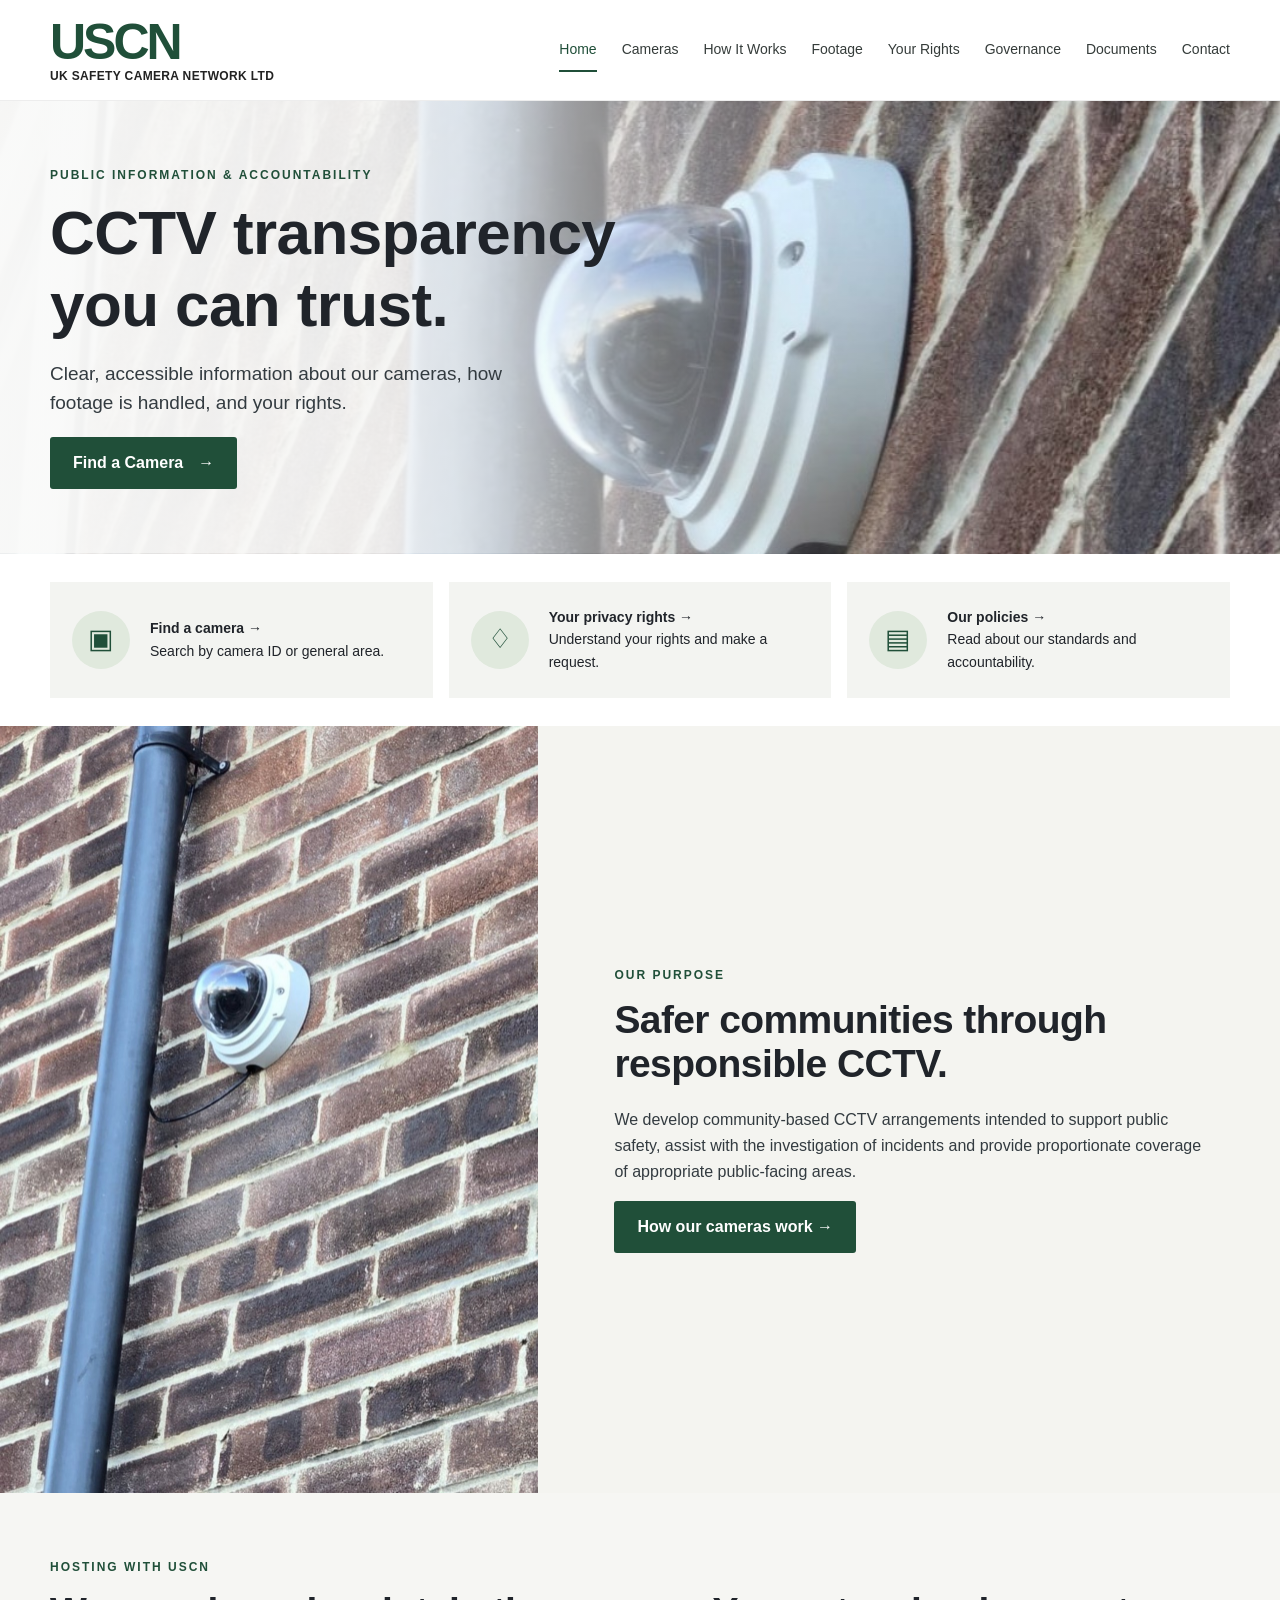
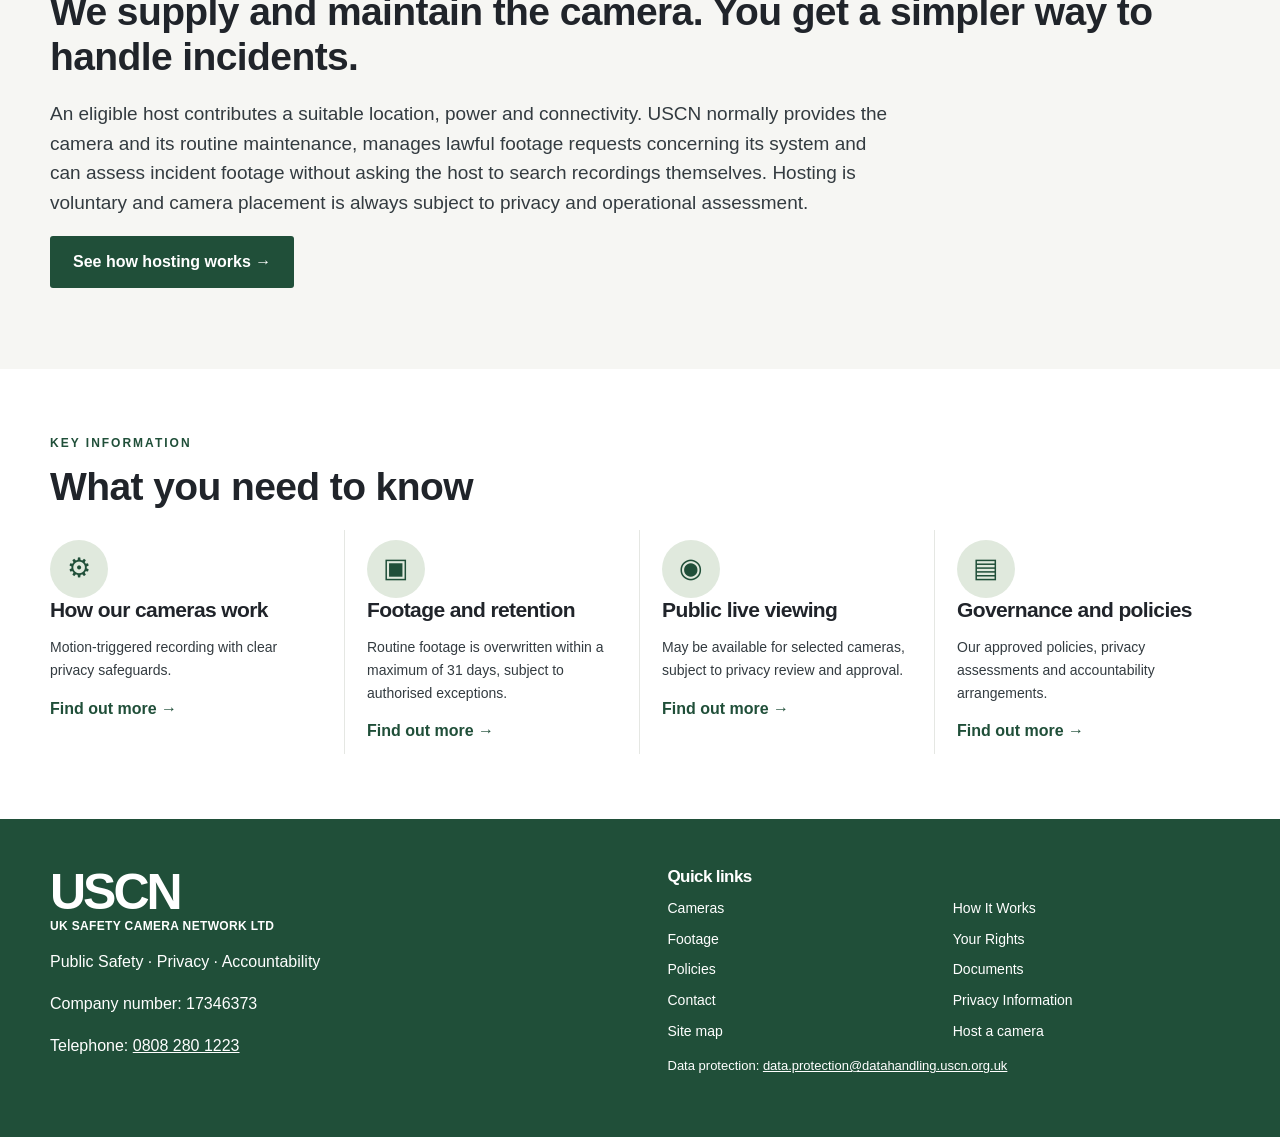
<file: index.html>
<!DOCTYPE html>

<html lang="en-GB"><head><meta charset="utf-8"/><meta content="width=device-width, initial-scale=1" name="viewport"/><meta content="Learn how UK Safety Camera Network Ltd operates community CCTV, protects privacy, handles footage requests and publishes its approved policies." name="description"/><title>Home | USCN Transparency</title><link href="assets/css/site.css" rel="stylesheet"/><script defer="" src="assets/js/site.js"></script><link href="https://transparency.uscn.org.uk/" rel="canonical"/><meta content="index, follow, max-image-preview:large" name="robots"/></head><body><a class="fineprint" href="#main" onfocus="this.style.left='12px'" style="position:absolute;left:-9999px">Skip to content</a><header class="site-header"><div class="wrap header-inner"><a aria-label="USCN homepage" class="brand" href="index.html"><strong>USCN</strong><small>UK SAFETY CAMERA NETWORK LTD</small></a><button aria-controls="main-nav" aria-expanded="false" class="menu-toggle" type="button">Menu ☰</button><nav aria-label="Main navigation" class="nav" id="main-nav"><a aria-current="page" href="index.html">Home</a><a href="cameras/">Cameras</a><a href="how-it-works.html">How It Works</a><a href="footage.html">Footage</a><a href="your-rights.html">Your Rights</a><a href="policies/">Governance</a><a href="documents/index.html">Documents</a><a href="contact.html">Contact</a></nav></div></header><main id="main"><section class="hero"><div class="wrap hero-inner"><p class="eyebrow">Public information &amp; accountability</p><h1>CCTV transparency you can trust.</h1><p class="lead">Clear, accessible information about our cameras, how footage is handled, and your rights.</p><a class="btn" href="cameras/">Find a Camera <span aria-hidden="true">→</span></a></div></section><section class="section" style="padding:28px 0"><div class="wrap quicklinks"><a class="quicklink" href="cameras/"><span class="symbol">▣</span><span><strong>Find a camera →</strong>Search by camera ID or general area.</span></a><a class="quicklink" href="your-rights.html"><span class="symbol">♢</span><span><strong>Your privacy rights →</strong>Understand your rights and make a request.</span></a><a class="quicklink" href="policies/"><span class="symbol">▤</span><span><strong>Our policies →</strong>Read about our standards and accountability.</span></a></div></section><section class="purpose"><img alt="Real dome CCTV camera mounted on a brick wall beside a downpipe" src="assets/images/camera-purpose.jpg"/><div class="purpose-copy"><p class="eyebrow">Our purpose</p><h2>Safer communities through responsible CCTV.</h2><p>We develop community-based CCTV arrangements intended to support public safety, assist with the investigation of incidents and provide proportionate coverage of appropriate public-facing areas.</p><a class="btn" href="how-it-works.html">How our cameras work →</a></div></section><section class="section soft"><div class="wrap"><p class="eyebrow">Hosting with USCN</p><h2>We supply and maintain the camera. You get a simpler way to handle incidents.</h2><p class="lead" style="max-width:850px">An eligible host contributes a suitable location, power and connectivity. USCN normally provides the camera and its routine maintenance, manages lawful footage requests concerning its system and can assess incident footage without asking the host to search recordings themselves. Hosting is voluntary and camera placement is always subject to privacy and operational assessment.</p><p><a class="btn" href="hosting.html">See how hosting works →</a></p></div></section><section class="section"><div class="wrap"><p class="eyebrow">Key information</p><h2>What you need to know</h2><div class="info-grid"><article><span class="symbol">⚙</span><h3>How our cameras work</h3><p>Motion-triggered recording with clear privacy safeguards.</p><a href="how-it-works.html">Find out more →</a></article><article><span class="symbol">▣</span><h3>Footage and retention</h3><p>Routine footage is overwritten within a maximum of 31 days, subject to authorised exceptions.</p><a href="footage.html">Find out more →</a></article><article><span class="symbol">◉</span><h3>Public live viewing</h3><p>May be available for selected cameras, subject to privacy review and approval.</p><a href="live-viewing.html">Find out more →</a></article><article><span class="symbol">▤</span><h3>Governance and policies</h3><p>Our approved policies, privacy assessments and accountability arrangements.</p><a href="policies/">Find out more →</a></article></div></div></section></main><footer class="site-footer"><div class="wrap footer-grid"><div><a class="brand" href="index.html"><strong>USCN</strong><small>UK SAFETY CAMERA NETWORK LTD</small></a><p>Public Safety · Privacy · Accountability</p><p>Company number: 17346373</p><p>Telephone: <a href="tel:+448082801223">0808 280 1223</a></p></div><div><h3 style="color:white;font-size:17px">Quick links</h3><div class="footer-links"><a href="cameras/">Cameras</a><a href="how-it-works.html">How It Works</a><a href="footage.html">Footage</a><a href="your-rights.html">Your Rights</a><a href="policies/">Policies</a><a href="documents/">Documents</a><a href="contact.html">Contact</a><a href="your-rights.html">Privacy Information</a><a href="sitemap.html">Site map</a><a href="hosting.html">Host a camera</a></div><p class="fineprint">Data protection: <a href="mailto:data.protection@datahandling.uscn.org.uk">data.protection@datahandling.uscn.org.uk</a></p></div></div></footer></body></html>
</file>
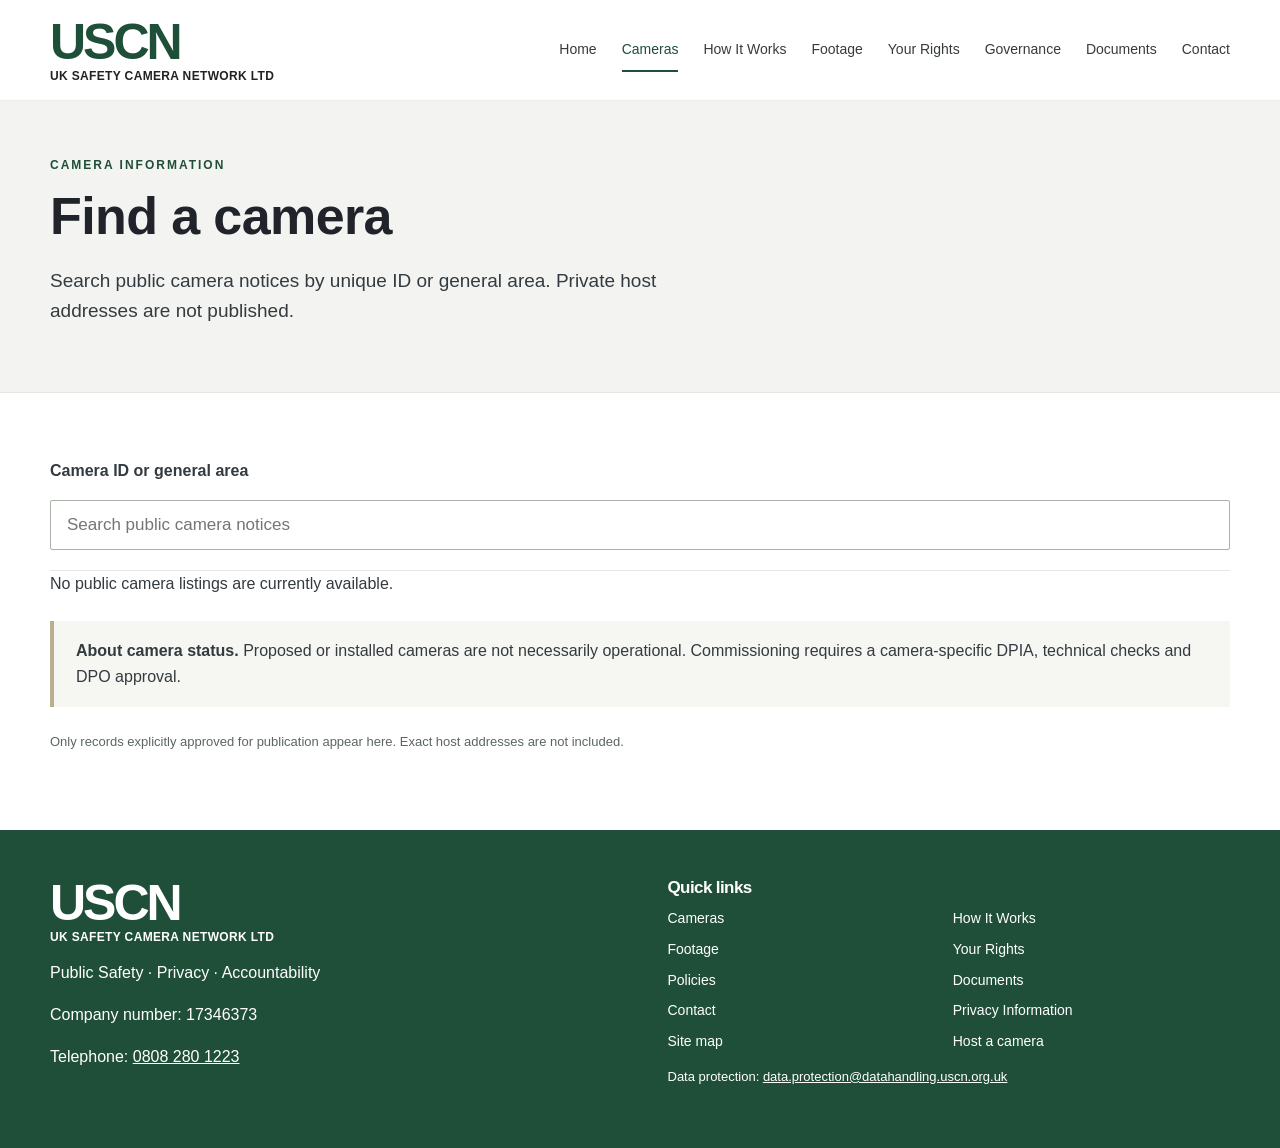
<file: cameras/index.html>
<!DOCTYPE html>

<html lang="en-GB"><head><meta charset="utf-8"/><meta content="width=device-width, initial-scale=1" name="viewport"/><meta content="Search published USCN CCTV camera information by camera identifier or general area." name="description"/><title>Camera directory | USCN Transparency</title><link href="../assets/css/site.css" rel="stylesheet"/><script defer="" src="../assets/js/site.js"></script><link href="https://transparency.uscn.org.uk/cameras/" rel="canonical"/><meta content="index, follow, max-image-preview:large" name="robots"/></head><body><a class="fineprint" href="#main" onfocus="this.style.left='12px'" style="position:absolute;left:-9999px">Skip to content</a><header class="site-header"><div class="wrap header-inner"><a aria-label="USCN homepage" class="brand" href="../index.html"><strong>USCN</strong><small>UK SAFETY CAMERA NETWORK LTD</small></a><button aria-controls="main-nav" aria-expanded="false" class="menu-toggle" type="button">Menu ☰</button><nav aria-label="Main navigation" class="nav" id="main-nav"><a href="../index.html">Home</a><a aria-current="page" href="../cameras/">Cameras</a><a href="../how-it-works.html">How It Works</a><a href="../footage.html">Footage</a><a href="../your-rights.html">Your Rights</a><a href="../policies/">Governance</a><a href="../documents/index.html">Documents</a><a href="../contact.html">Contact</a></nav></div></header><main id="main"><div class="page-head"><div class="wrap"><p class="eyebrow">Camera information</p><h1>Find a camera</h1><p class="lead">Search public camera notices by unique ID or general area. Private host addresses are not published.</p></div></div><section class="section"><div class="wrap"><label for="camera-search"><strong>Camera ID or general area</strong></label><p><input autocomplete="off" class="search" id="camera-search" placeholder="Search public camera notices" type="search"/></p><div aria-live="polite" class="rows camera-results" id="camera-results">Loading camera directory…</div><div class="notice"><strong>About camera status.</strong> Proposed or installed cameras are not necessarily operational. Commissioning requires a camera-specific DPIA, technical checks and DPO approval.</div><p class="fineprint muted">Only records explicitly approved for publication appear here. Exact host addresses are not included.</p></div></section><script defer="" src="../assets/js/cameras.js"></script></main><footer class="site-footer"><div class="wrap footer-grid"><div><a class="brand" href="../index.html"><strong>USCN</strong><small>UK SAFETY CAMERA NETWORK LTD</small></a><p>Public Safety · Privacy · Accountability</p><p>Company number: 17346373</p><p>Telephone: <a href="tel:+448082801223">0808 280 1223</a></p></div><div><h3 style="color:white;font-size:17px">Quick links</h3><div class="footer-links"><a href="../cameras/">Cameras</a><a href="../how-it-works.html">How It Works</a><a href="../footage.html">Footage</a><a href="../your-rights.html">Your Rights</a><a href="../policies/">Policies</a><a href="../documents/">Documents</a><a href="../contact.html">Contact</a><a href="../your-rights.html">Privacy Information</a><a href="../sitemap.html">Site map</a><a href="../hosting.html">Host a camera</a></div><p class="fineprint">Data protection: <a href="mailto:data.protection@datahandling.uscn.org.uk">data.protection@datahandling.uscn.org.uk</a></p></div></div></footer></body></html>
</file>
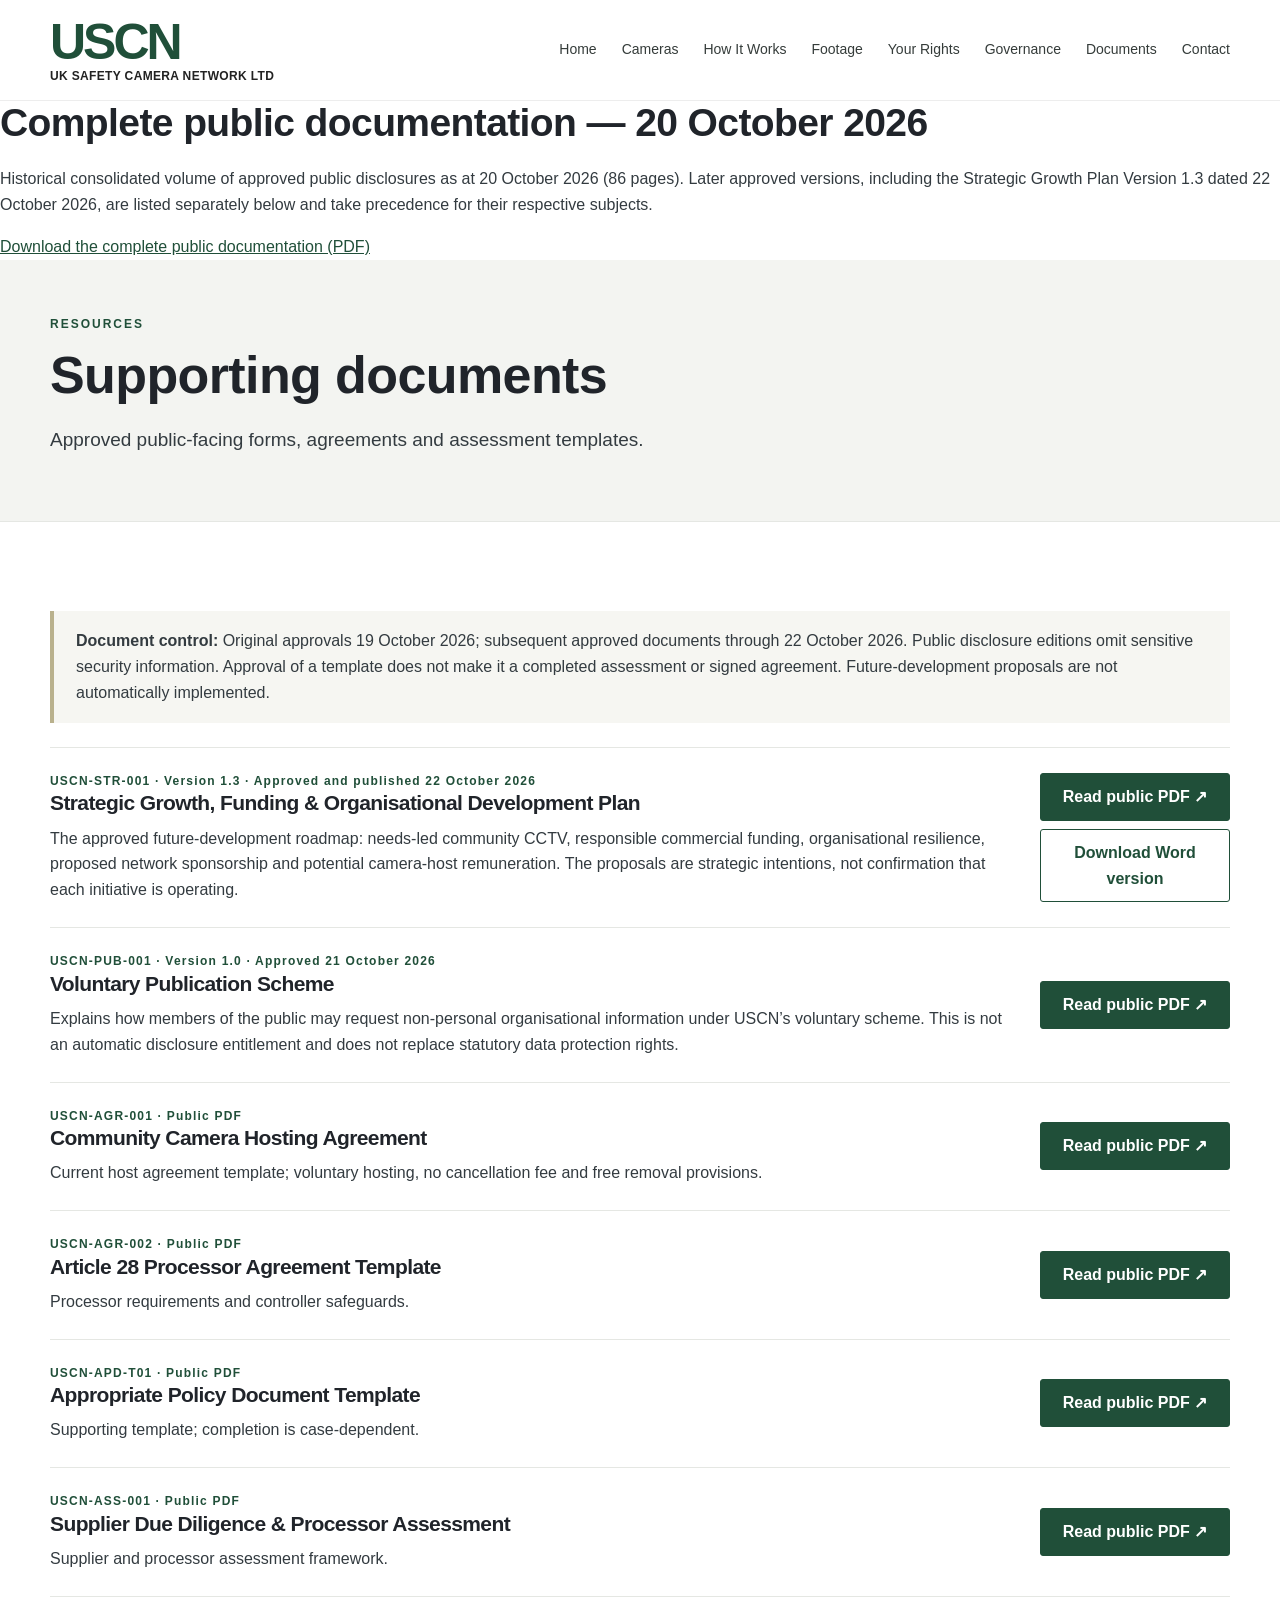
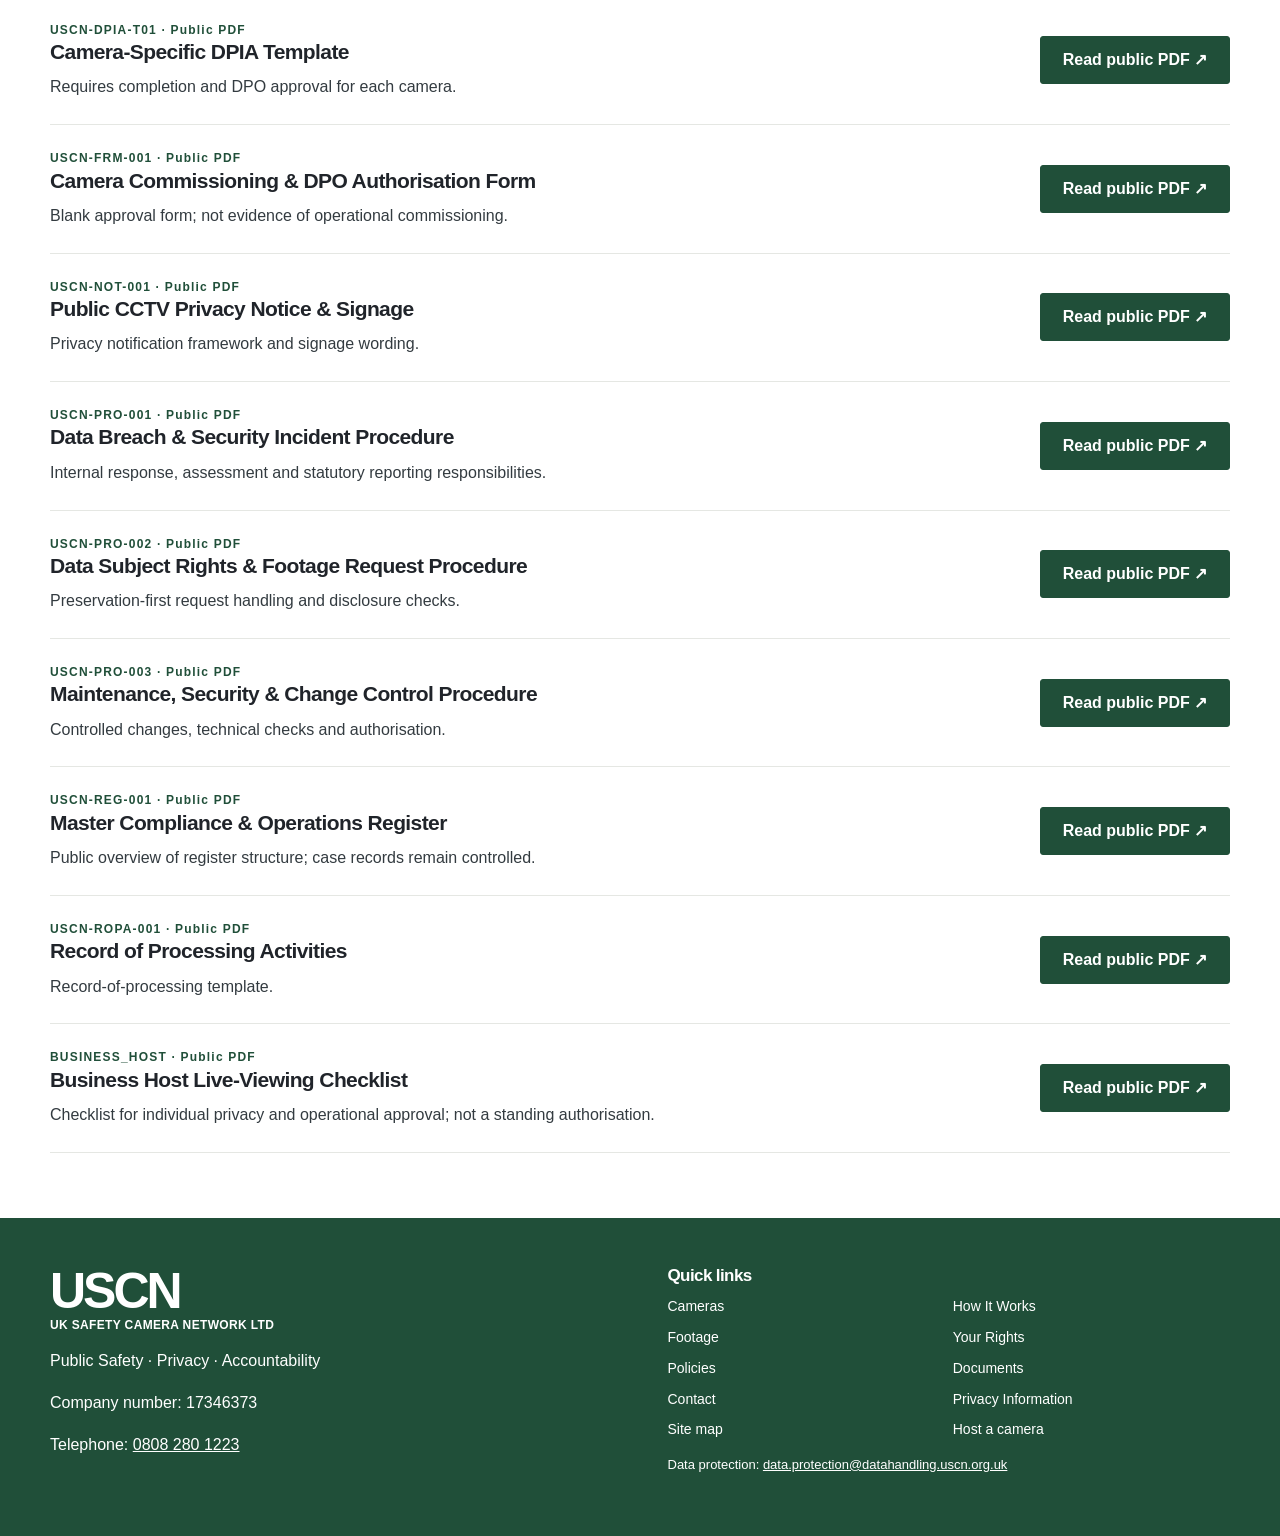
<file: documents/index.html>
<!DOCTYPE html>

<html lang="en-GB"><head><meta charset="utf-8"/><meta content="width=device-width, initial-scale=1" name="viewport"/><meta content="Explore USCN public documents including privacy notices, host agreements, procedures, assessment templates and registers." name="description"/><title>Supporting documents | USCN Transparency</title><link href="../assets/css/site.css" rel="stylesheet"/><script defer="" src="../assets/js/site.js"></script><link href="https://transparency.uscn.org.uk/documents/" rel="canonical"/><meta content="index, follow, max-image-preview:large" name="robots"/></head><body><a class="fineprint" href="#main" onfocus="this.style.left='12px'" style="position:absolute;left:-9999px">Skip to content</a><header class="site-header"><div class="wrap header-inner"><a aria-label="USCN homepage" class="brand" href="../index.html"><strong>USCN</strong><small>UK SAFETY CAMERA NETWORK LTD</small></a><button aria-controls="main-nav" aria-expanded="false" class="menu-toggle" type="button">Menu ☰</button><nav aria-label="Main navigation" class="nav" id="main-nav"><a href="../index.html">Home</a><a href="../cameras/">Cameras</a><a href="../how-it-works.html">How It Works</a><a href="../footage.html">Footage</a><a href="../your-rights.html">Your Rights</a><a href="../policies/">Governance</a><a href="../documents/index.html">Documents</a><a href="../contact.html">Contact</a></nav></div></header><main id="main"><section aria-label="Complete documentation PDF" class="container"><h2>Complete public documentation — 20 October 2026</h2><p>Historical consolidated volume of approved public disclosures as at 20 October 2026 (86 pages). Later approved versions, including the Strategic Growth Plan Version 1.3 dated 22 October 2026, are listed separately below and take precedence for their respective subjects.</p><a href="files/USCN_Complete_Public_Documentation_Approved_20_Oct_2026.pdf">Download the complete public documentation (PDF)</a></section><div class="page-head"><div class="wrap"><p class="eyebrow">Resources</p><h1>Supporting documents</h1><p class="lead">Approved public-facing forms, agreements and assessment templates.</p></div></div><section class="section"><div class="wrap"><div class="notice"><strong>Document control: </strong>Original approvals 19 October 2026; subsequent approved documents through 22 October 2026. Public disclosure editions omit sensitive security information. Approval of a template does not make it a completed assessment or signed agreement. Future-development proposals are not automatically implemented.</div><div class="rows"><article class="doc-row"><div><div class="code">USCN-STR-001 · Version 1.3 · Approved and published 22 October 2026</div><h3>Strategic Growth, Funding &amp; Organisational Development Plan</h3><p>The approved future-development roadmap: needs-led community CCTV, responsible commercial funding, organisational resilience, proposed network sponsorship and potential camera-host remuneration. The proposals are strategic intentions, not confirmation that each initiative is operating.</p></div><div class="doc-actions"><a class="primary" href="files/USCN-STR-001_Strategic_Growth_Plan_v1.3_APPROVED_PUBLISHED_2026-10-22.pdf">Read public PDF ↗</a><a href="files/USCN-STR-001_Strategic_Growth_Plan_v1.3_APPROVED_PUBLISHED_2026-10-22.docx">Download Word version</a></div></article><article class="doc-row" id="publication-scheme"><div><div class="code">USCN-PUB-001 · Version 1.0 · Approved 21 October 2026</div><h3>Voluntary Publication Scheme</h3><p>Explains how members of the public may request non-personal organisational information under USCN’s voluntary scheme. This is not an automatic disclosure entitlement and does not replace statutory data protection rights.</p></div><div class="doc-actions"><a class="primary" href="files/USCN-PUB-001_Publication_Scheme_v1.0_Approved.pdf">Read public PDF ↗</a></div></article><article class="doc-row"><div><div class="code">USCN-AGR-001 · Public PDF</div><h3>Community Camera Hosting Agreement</h3><p>Current host agreement template; voluntary hosting, no cancellation fee and free removal provisions.</p></div><div class="doc-actions"><a class="primary" href="files/USCN-AGR-001_CURRENT_TEMPLATE.pdf">Read public PDF ↗</a></div></article><article class="doc-row"><div><div class="code">USCN-AGR-002 · Public PDF</div><h3>Article 28 Processor Agreement Template</h3><p>Processor requirements and controller safeguards.</p></div><div class="doc-actions"><a class="primary" href="files/USCN-AGR-002_PUBLIC_DISCLOSURE.pdf">Read public PDF ↗</a></div></article><article class="doc-row"><div><div class="code">USCN-APD-T01 · Public PDF</div><h3>Appropriate Policy Document Template</h3><p>Supporting template; completion is case-dependent.</p></div><div class="doc-actions"><a class="primary" href="files/USCN-APD-T01_PUBLIC_DISCLOSURE.pdf">Read public PDF ↗</a></div></article><article class="doc-row"><div><div class="code">USCN-ASS-001 · Public PDF</div><h3>Supplier Due Diligence &amp; Processor Assessment</h3><p>Supplier and processor assessment framework.</p></div><div class="doc-actions"><a class="primary" href="files/USCN-ASS-001_PUBLIC_DISCLOSURE.pdf">Read public PDF ↗</a></div></article><article class="doc-row"><div><div class="code">USCN-DPIA-T01 · Public PDF</div><h3>Camera-Specific DPIA Template</h3><p>Requires completion and DPO approval for each camera.</p></div><div class="doc-actions"><a class="primary" href="files/USCN-DPIA-T01_PUBLIC_DISCLOSURE.pdf">Read public PDF ↗</a></div></article><article class="doc-row"><div><div class="code">USCN-FRM-001 · Public PDF</div><h3>Camera Commissioning &amp; DPO Authorisation Form</h3><p>Blank approval form; not evidence of operational commissioning.</p></div><div class="doc-actions"><a class="primary" href="files/USCN-FRM-001_PUBLIC_DISCLOSURE.pdf">Read public PDF ↗</a></div></article><article class="doc-row"><div><div class="code">USCN-NOT-001 · Public PDF</div><h3>Public CCTV Privacy Notice &amp; Signage</h3><p>Privacy notification framework and signage wording.</p></div><div class="doc-actions"><a class="primary" href="files/USCN-NOT-001_PUBLIC_DISCLOSURE.pdf">Read public PDF ↗</a></div></article><article class="doc-row"><div><div class="code">USCN-PRO-001 · Public PDF</div><h3>Data Breach &amp; Security Incident Procedure</h3><p>Internal response, assessment and statutory reporting responsibilities.</p></div><div class="doc-actions"><a class="primary" href="files/USCN-PRO-001_PUBLIC_DISCLOSURE.pdf">Read public PDF ↗</a></div></article><article class="doc-row"><div><div class="code">USCN-PRO-002 · Public PDF</div><h3>Data Subject Rights &amp; Footage Request Procedure</h3><p>Preservation-first request handling and disclosure checks.</p></div><div class="doc-actions"><a class="primary" href="files/USCN-PRO-002_PUBLIC_DISCLOSURE.pdf">Read public PDF ↗</a></div></article><article class="doc-row"><div><div class="code">USCN-PRO-003 · Public PDF</div><h3>Maintenance, Security &amp; Change Control Procedure</h3><p>Controlled changes, technical checks and authorisation.</p></div><div class="doc-actions"><a class="primary" href="files/USCN-PRO-003_PUBLIC_DISCLOSURE.pdf">Read public PDF ↗</a></div></article><article class="doc-row"><div><div class="code">USCN-REG-001 · Public PDF</div><h3>Master Compliance &amp; Operations Register</h3><p>Public overview of register structure; case records remain controlled.</p></div><div class="doc-actions"><a class="primary" href="files/USCN-REG-001_PUBLIC_DISCLOSURE.pdf">Read public PDF ↗</a></div></article><article class="doc-row"><div><div class="code">USCN-ROPA-001 · Public PDF</div><h3>Record of Processing Activities</h3><p>Record-of-processing template.</p></div><div class="doc-actions"><a class="primary" href="files/USCN-ROPA-001_PUBLIC_DISCLOSURE.pdf">Read public PDF ↗</a></div></article><article class="doc-row"><div><div class="code">BUSINESS_HOST · Public PDF</div><h3>Business Host Live-Viewing Checklist</h3><p>Checklist for individual privacy and operational approval; not a standing authorisation.</p></div><div class="doc-actions"><a class="primary" href="files/BUSINESS_HOST_VIEWING_CHECKLIST_PUBLIC.pdf">Read public PDF ↗</a></div></article></div></div></section></main><footer class="site-footer"><div class="wrap footer-grid"><div><a class="brand" href="../index.html"><strong>USCN</strong><small>UK SAFETY CAMERA NETWORK LTD</small></a><p>Public Safety · Privacy · Accountability</p><p>Company number: 17346373</p><p>Telephone: <a href="tel:+448082801223">0808 280 1223</a></p></div><div><h3 style="color:white;font-size:17px">Quick links</h3><div class="footer-links"><a href="../cameras/">Cameras</a><a href="../how-it-works.html">How It Works</a><a href="../footage.html">Footage</a><a href="../your-rights.html">Your Rights</a><a href="../policies/">Policies</a><a href="../documents/">Documents</a><a href="../contact.html">Contact</a><a href="../your-rights.html">Privacy Information</a><a href="../sitemap.html">Site map</a><a href="../hosting.html">Host a camera</a></div><p class="fineprint">Data protection: <a href="mailto:data.protection@datahandling.uscn.org.uk">data.protection@datahandling.uscn.org.uk</a></p></div></div></footer></body></html>
</file>
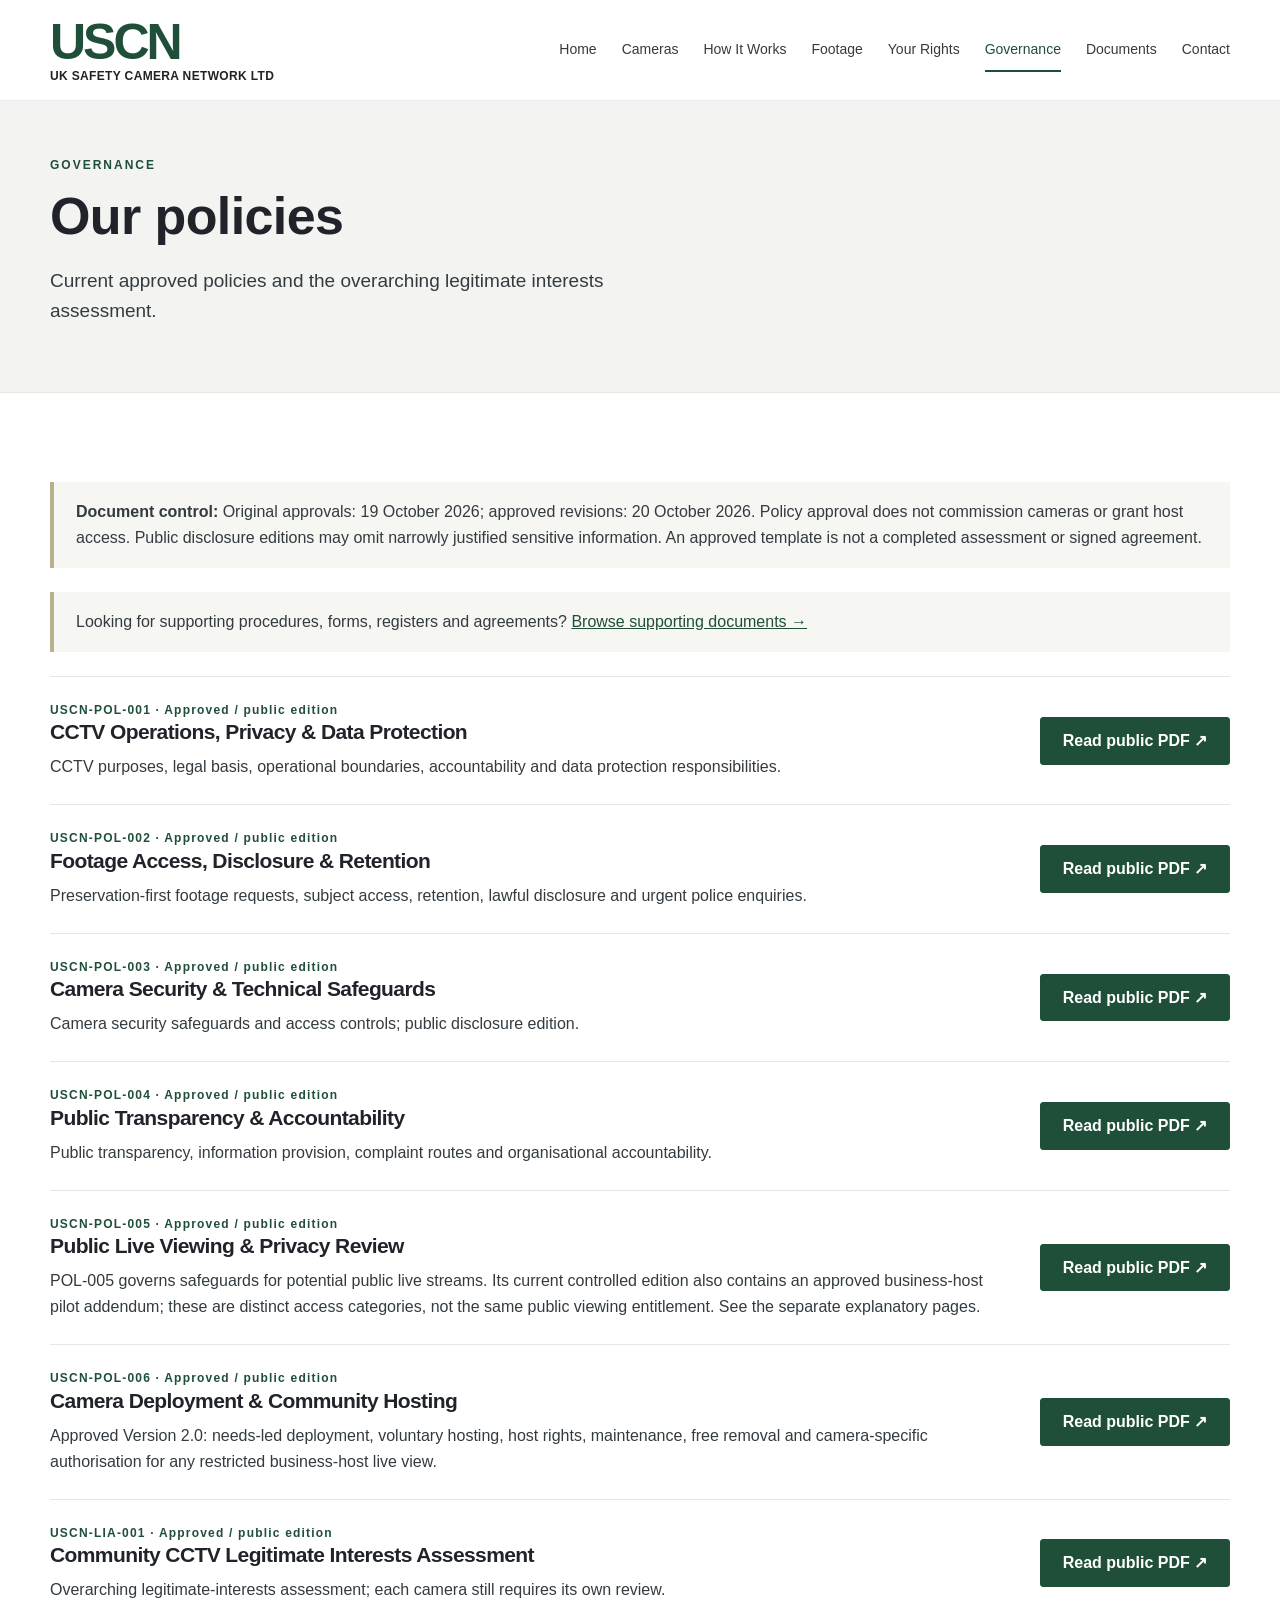
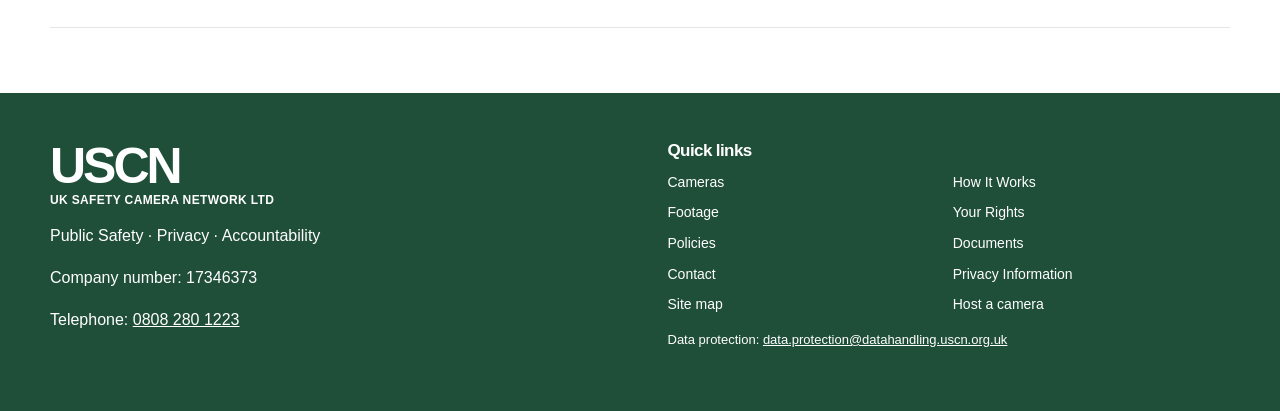
<file: policies/index.html>
<!DOCTYPE html>

<html lang="en-GB"><head><meta charset="utf-8"/><meta content="width=device-width, initial-scale=1" name="viewport"/><meta content="Browse the approved USCN CCTV, privacy, security, live-viewing and community-hosting policies, with downloadable public PDFs." name="description"/><title>Policies | USCN Transparency</title><link href="../assets/css/site.css" rel="stylesheet"/><script defer="" src="../assets/js/site.js"></script><link href="https://transparency.uscn.org.uk/policies/" rel="canonical"/><meta content="index, follow, max-image-preview:large" name="robots"/></head><body><a class="fineprint" href="#main" onfocus="this.style.left='12px'" style="position:absolute;left:-9999px">Skip to content</a><header class="site-header"><div class="wrap header-inner"><a aria-label="USCN homepage" class="brand" href="../index.html"><strong>USCN</strong><small>UK SAFETY CAMERA NETWORK LTD</small></a><button aria-controls="main-nav" aria-expanded="false" class="menu-toggle" type="button">Menu ☰</button><nav aria-label="Main navigation" class="nav" id="main-nav"><a href="../index.html">Home</a><a href="../cameras/">Cameras</a><a href="../how-it-works.html">How It Works</a><a href="../footage.html">Footage</a><a href="../your-rights.html">Your Rights</a><a aria-current="page" href="../policies/">Governance</a><a href="../documents/index.html">Documents</a><a href="../contact.html">Contact</a></nav></div></header><main id="main"><div class="page-head"><div class="wrap"><p class="eyebrow">Governance</p><h1>Our policies</h1><p class="lead">Current approved policies and the overarching legitimate interests assessment.</p></div></div><section class="section"><div class="wrap"><div class="notice"><strong>Document control:</strong> Original approvals: 19 October 2026; approved revisions: 20 October 2026. Policy approval does not commission cameras or grant host access. Public disclosure editions may omit narrowly justified sensitive information. An approved template is not a completed assessment or signed agreement.</div><div class="notice">Looking for supporting procedures, forms, registers and agreements? <a href="../documents/index.html">Browse supporting documents →</a></div><div class="rows"><article class="doc-row"><div><div class="code">USCN-POL-001 · Approved / public edition</div><h3>CCTV Operations, Privacy &amp; Data Protection</h3><p>CCTV purposes, legal basis, operational boundaries, accountability and data protection responsibilities.</p></div><div class="doc-actions"><a class="primary" href="files/USCN-POL-001_CURRENT.pdf">Read public PDF ↗</a></div></article><article class="doc-row"><div><div class="code">USCN-POL-002 · Approved / public edition</div><h3>Footage Access, Disclosure &amp; Retention</h3><p>Preservation-first footage requests, subject access, retention, lawful disclosure and urgent police enquiries.</p></div><div class="doc-actions"><a class="primary" href="files/USCN-POL-002_CURRENT.pdf">Read public PDF ↗</a></div></article><article class="doc-row"><div><div class="code">USCN-POL-003 · Approved / public edition</div><h3>Camera Security &amp; Technical Safeguards</h3><p>Camera security safeguards and access controls; public disclosure edition.</p></div><div class="doc-actions"><a class="primary" href="files/USCN-POL-003_CURRENT.pdf">Read public PDF ↗</a></div></article><article class="doc-row"><div><div class="code">USCN-POL-004 · Approved / public edition</div><h3>Public Transparency &amp; Accountability</h3><p>Public transparency, information provision, complaint routes and organisational accountability.</p></div><div class="doc-actions"><a class="primary" href="files/USCN-POL-004_CURRENT.pdf">Read public PDF ↗</a></div></article><article class="doc-row"><div><div class="code">USCN-POL-005 · Approved / public edition</div><h3>Public Live Viewing &amp; Privacy Review</h3><p>POL-005 governs safeguards for potential public live streams. Its current controlled edition also contains an approved business-host pilot addendum; these are distinct access categories, not the same public viewing entitlement. See the separate explanatory pages.</p></div><div class="doc-actions"><a class="primary" href="files/USCN-POL-005_CURRENT.pdf">Read public PDF ↗</a></div></article><article class="doc-row"><div><div class="code">USCN-POL-006 · Approved / public edition</div><h3>Camera Deployment &amp; Community Hosting</h3><p>Approved Version 2.0: needs-led deployment, voluntary hosting, host rights, maintenance, free removal and camera-specific authorisation for any restricted business-host live view.</p></div><div class="doc-actions"><a class="primary" href="files/USCN-POL-006_CURRENT.pdf">Read public PDF ↗</a></div></article><article class="doc-row"><div><div class="code">USCN-LIA-001 · Approved / public edition</div><h3>Community CCTV Legitimate Interests Assessment</h3><p>Overarching legitimate-interests assessment; each camera still requires its own review.</p></div><div class="doc-actions"><a class="primary" href="files/USCN-LIA-001_CURRENT.pdf">Read public PDF ↗</a></div></article></div></div></section></main><footer class="site-footer"><div class="wrap footer-grid"><div><a class="brand" href="../index.html"><strong>USCN</strong><small>UK SAFETY CAMERA NETWORK LTD</small></a><p>Public Safety · Privacy · Accountability</p><p>Company number: 17346373</p><p>Telephone: <a href="tel:+448082801223">0808 280 1223</a></p></div><div><h3 style="color:white;font-size:17px">Quick links</h3><div class="footer-links"><a href="../cameras/">Cameras</a><a href="../how-it-works.html">How It Works</a><a href="../footage.html">Footage</a><a href="../your-rights.html">Your Rights</a><a href="../policies/">Policies</a><a href="../documents/">Documents</a><a href="../contact.html">Contact</a><a href="../your-rights.html">Privacy Information</a><a href="../sitemap.html">Site map</a><a href="../hosting.html">Host a camera</a></div><p class="fineprint">Data protection: <a href="mailto:data.protection@datahandling.uscn.org.uk">data.protection@datahandling.uscn.org.uk</a></p></div></div></footer></body></html>
</file>
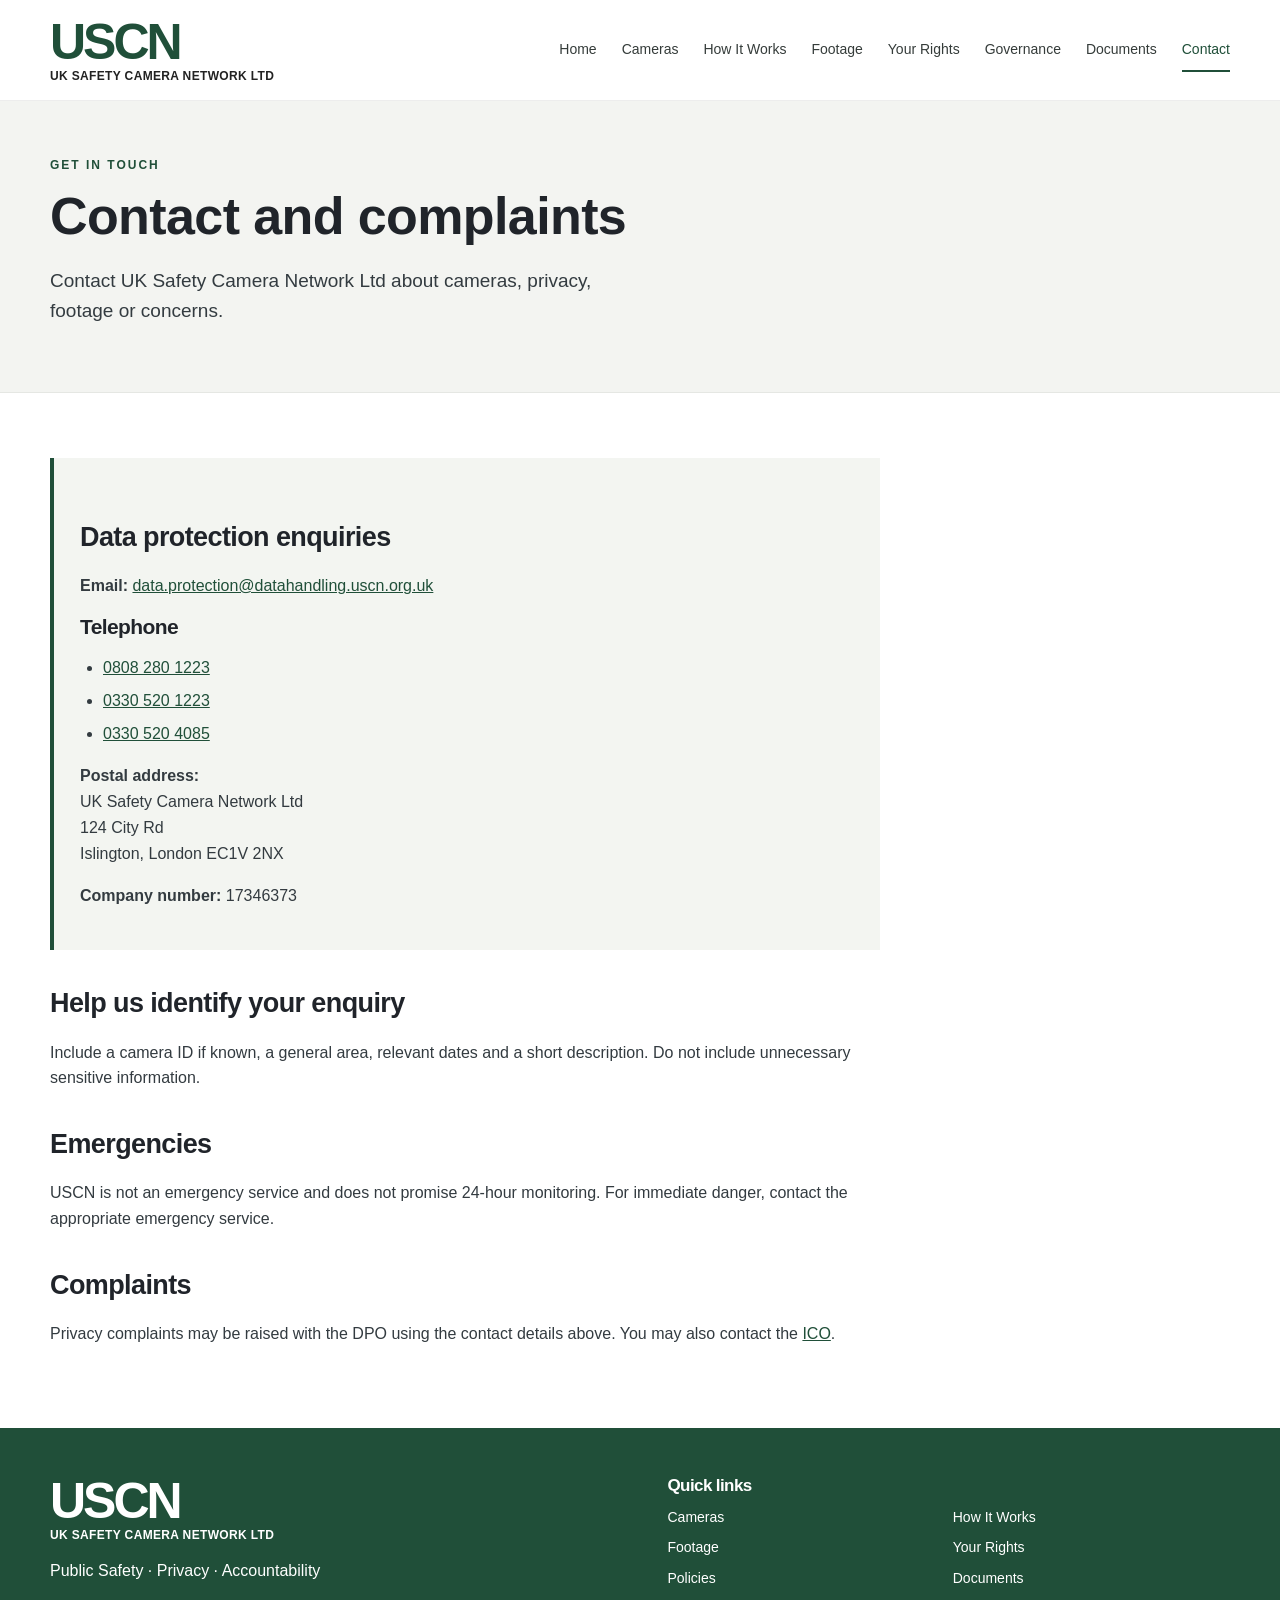
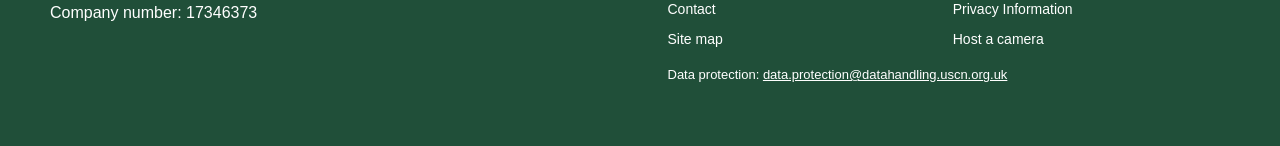
<file: contact.html>
<!DOCTYPE html>

<html lang="en-GB"><head><meta charset="utf-8"/><meta content="width=device-width, initial-scale=1" name="viewport"/><meta content="USCN public CCTV transparency, privacy and accountability." name="description"/><title>Contact | USCN Transparency</title><link href="assets/css/site.css" rel="stylesheet"/><script defer="" src="assets/js/site.js"></script><link href="https://transparency.uscn.org.uk/contact.html" rel="canonical"/><meta content="index, follow, max-image-preview:large" name="robots"/></head><body><a class="fineprint" href="#main" onfocus="this.style.left='12px'" style="position:absolute;left:-9999px">Skip to content</a><header class="site-header"><div class="wrap header-inner"><a aria-label="USCN homepage" class="brand" href="index.html"><strong>USCN</strong><small>UK SAFETY CAMERA NETWORK LTD</small></a><button aria-controls="main-nav" aria-expanded="false" class="menu-toggle" type="button">Menu ☰</button><nav aria-label="Main navigation" class="nav" id="main-nav"><a href="index.html">Home</a><a href="cameras/">Cameras</a><a href="how-it-works.html">How It Works</a><a href="footage.html">Footage</a><a href="your-rights.html">Your Rights</a><a href="policies/">Governance</a><a href="documents/index.html">Documents</a><a aria-current="page" href="contact.html">Contact</a></nav></div></header><main id="main"><div class="page-head"><div class="wrap"><p class="eyebrow">Get in touch</p><h1>Contact and complaints</h1><p class="lead">Contact UK Safety Camera Network Ltd about cameras, privacy, footage or concerns.</p></div></div><section class="section"><div class="wrap"><div class="content"><div class="contactbox"><h2>Data protection enquiries</h2><p><strong>Email:</strong> <a href="mailto:data.protection@datahandling.uscn.org.uk">data.protection@datahandling.uscn.org.uk</a></p><h3>Telephone</h3><ul class="phone-list"><li><a href="tel:+448082801223">0808 280 1223</a></li><li><a href="tel:+443305201223">0330 520 1223</a></li><li><a href="tel:+443305204085">0330 520 4085</a></li></ul><p><strong>Postal address:</strong><br/>UK Safety Camera Network Ltd<br/>124 City Rd<br/>Islington, London EC1V 2NX</p><p><strong>Company number:</strong> 17346373</p></div><h2>Help us identify your enquiry</h2><p>Include a camera ID if known, a general area, relevant dates and a short description. Do not include unnecessary sensitive information.</p><h2>Emergencies</h2><p>USCN is not an emergency service and does not promise 24-hour monitoring. For immediate danger, contact the appropriate emergency service.</p><h2>Complaints</h2><p>Privacy complaints may be raised with the DPO using the contact details above. You may also contact the <a href="https://ico.org.uk/">ICO</a>.</p></div></div></section></main><footer class="site-footer"><div class="wrap footer-grid"><div><a class="brand" href="index.html"><strong>USCN</strong><small>UK SAFETY CAMERA NETWORK LTD</small></a><p>Public Safety · Privacy · Accountability</p><p>Company number: 17346373</p></div><div><h3 style="color:white;font-size:17px">Quick links</h3><div class="footer-links"><a href="cameras/">Cameras</a><a href="how-it-works.html">How It Works</a><a href="footage.html">Footage</a><a href="your-rights.html">Your Rights</a><a href="policies/">Policies</a><a href="documents/">Documents</a><a href="contact.html">Contact</a><a href="your-rights.html">Privacy Information</a><a href="sitemap.html">Site map</a><a href="hosting.html">Host a camera</a></div><p class="fineprint">Data protection: <a href="mailto:data.protection@datahandling.uscn.org.uk">data.protection@datahandling.uscn.org.uk</a></p></div></div></footer></body></html>
</file>
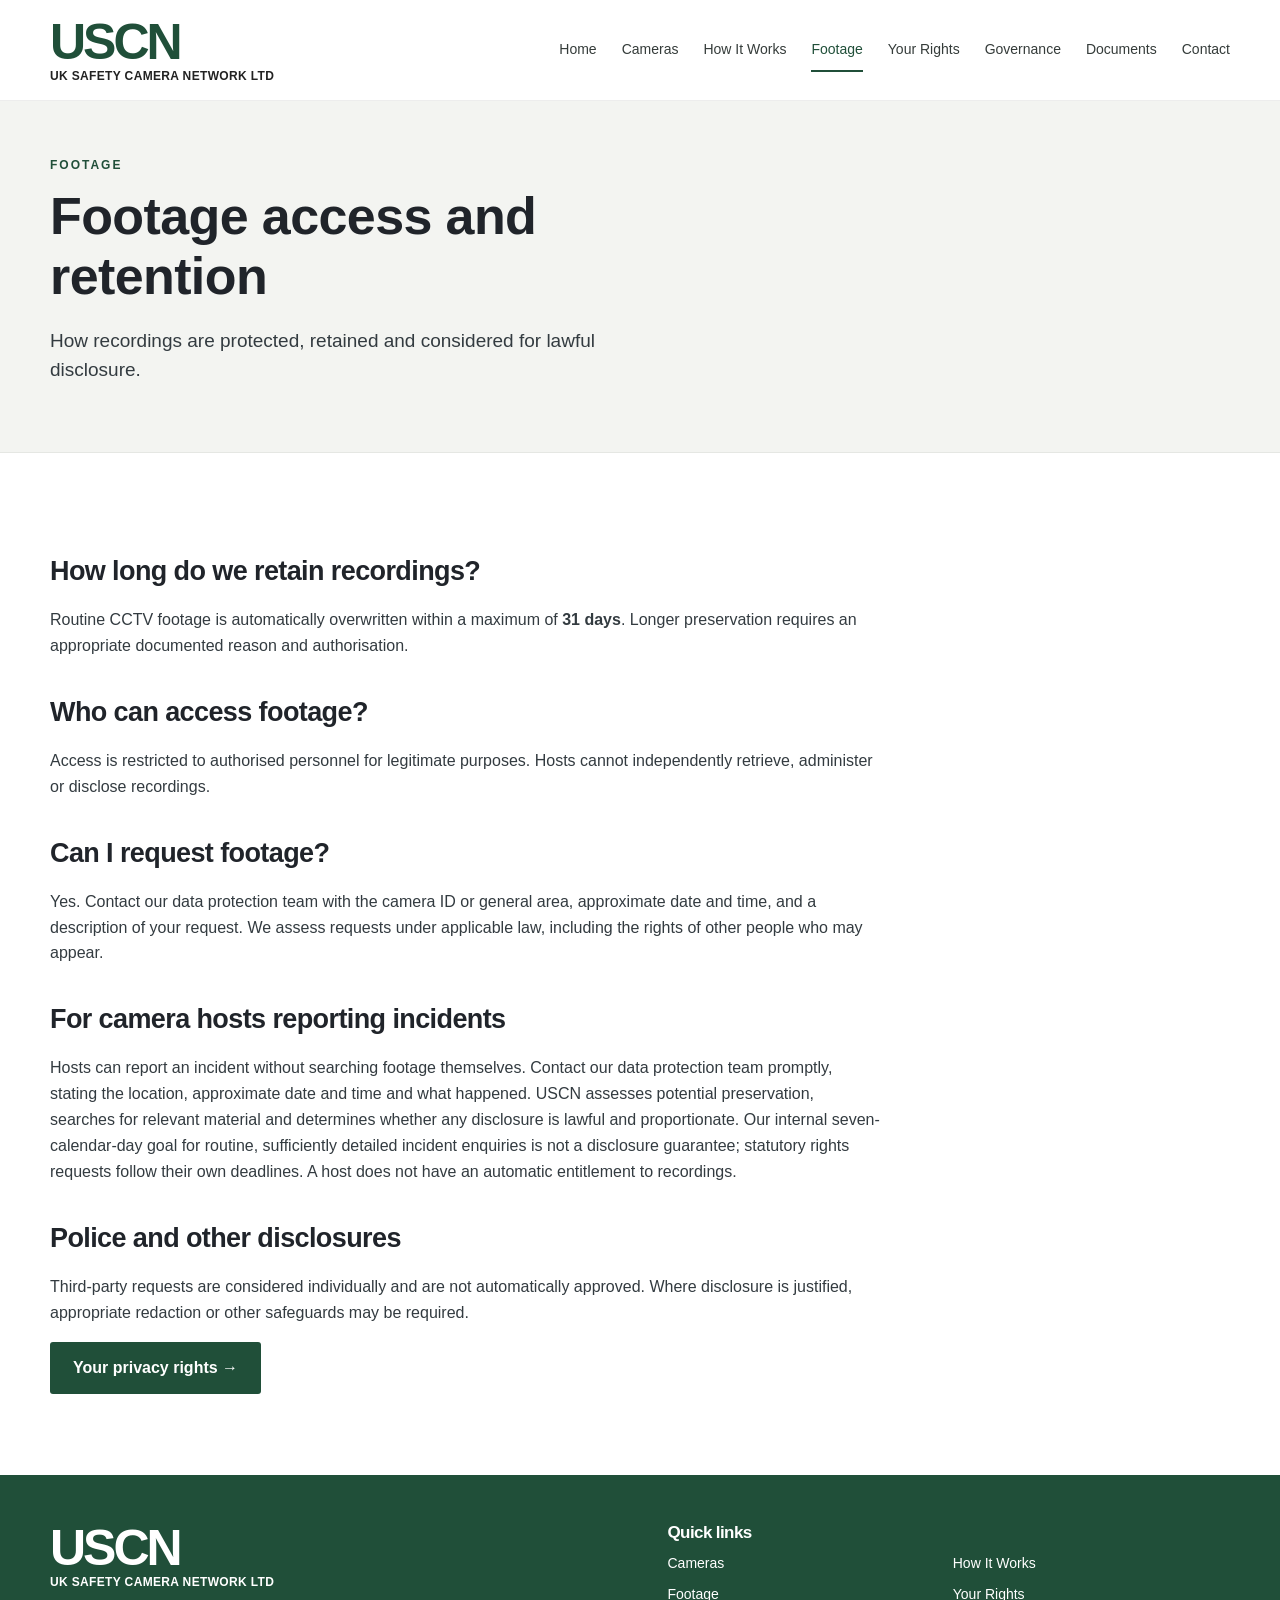
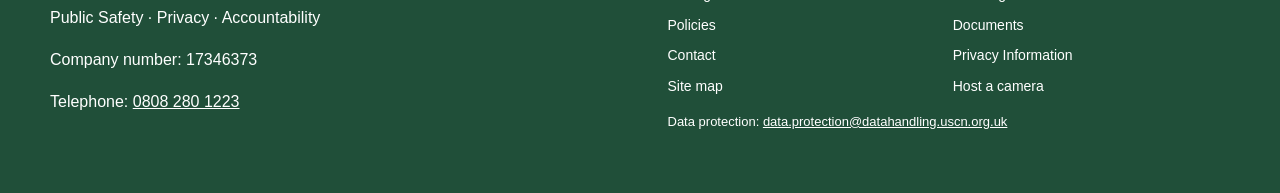
<file: footage.html>
<!DOCTYPE html>

<html lang="en-GB"><head><meta charset="utf-8"/><meta content="width=device-width, initial-scale=1" name="viewport"/><meta content="USCN public CCTV transparency, privacy and accountability." name="description"/><title>Footage and retention | USCN Transparency</title><link href="assets/css/site.css" rel="stylesheet"/><script defer="" src="assets/js/site.js"></script><link href="https://transparency.uscn.org.uk/footage.html" rel="canonical"/><meta content="index, follow, max-image-preview:large" name="robots"/></head><body><a class="fineprint" href="#main" onfocus="this.style.left='12px'" style="position:absolute;left:-9999px">Skip to content</a><header class="site-header"><div class="wrap header-inner"><a aria-label="USCN homepage" class="brand" href="index.html"><strong>USCN</strong><small>UK SAFETY CAMERA NETWORK LTD</small></a><button aria-controls="main-nav" aria-expanded="false" class="menu-toggle" type="button">Menu ☰</button><nav aria-label="Main navigation" class="nav" id="main-nav"><a href="index.html">Home</a><a href="cameras/">Cameras</a><a href="how-it-works.html">How It Works</a><a aria-current="page" href="footage.html">Footage</a><a href="your-rights.html">Your Rights</a><a href="policies/">Governance</a><a href="documents/index.html">Documents</a><a href="contact.html">Contact</a></nav></div></header><main id="main"><div class="page-head"><div class="wrap"><p class="eyebrow">Footage</p><h1>Footage access and retention</h1><p class="lead">How recordings are protected, retained and considered for lawful disclosure.</p></div></div><section class="section"><div class="wrap"><div class="content"><h2>How long do we retain recordings?</h2><p>Routine CCTV footage is automatically overwritten within a maximum of <strong>31 days</strong>. Longer preservation requires an appropriate documented reason and authorisation.</p><h2>Who can access footage?</h2><p>Access is restricted to authorised personnel for legitimate purposes. Hosts cannot independently retrieve, administer or disclose recordings.</p><h2>Can I request footage?</h2><p>Yes. Contact our data protection team with the camera ID or general area, approximate date and time, and a description of your request. We assess requests under applicable law, including the rights of other people who may appear.</p><h2>For camera hosts reporting incidents</h2><p>Hosts can report an incident without searching footage themselves. Contact our data protection team promptly, stating the location, approximate date and time and what happened. USCN assesses potential preservation, searches for relevant material and determines whether any disclosure is lawful and proportionate. Our internal seven-calendar-day goal for routine, sufficiently detailed incident enquiries is not a disclosure guarantee; statutory rights requests follow their own deadlines. A host does not have an automatic entitlement to recordings.</p><h2>Police and other disclosures</h2><p>Third-party requests are considered individually and are not automatically approved. Where disclosure is justified, appropriate redaction or other safeguards may be required.</p><p><a class="btn" href="your-rights.html">Your privacy rights →</a></p></div></div></section></main><footer class="site-footer"><div class="wrap footer-grid"><div><a class="brand" href="index.html"><strong>USCN</strong><small>UK SAFETY CAMERA NETWORK LTD</small></a><p>Public Safety · Privacy · Accountability</p><p>Company number: 17346373</p><p>Telephone: <a href="tel:+448082801223">0808 280 1223</a></p></div><div><h3 style="color:white;font-size:17px">Quick links</h3><div class="footer-links"><a href="cameras/">Cameras</a><a href="how-it-works.html">How It Works</a><a href="footage.html">Footage</a><a href="your-rights.html">Your Rights</a><a href="policies/">Policies</a><a href="documents/">Documents</a><a href="contact.html">Contact</a><a href="your-rights.html">Privacy Information</a><a href="sitemap.html">Site map</a><a href="hosting.html">Host a camera</a></div><p class="fineprint">Data protection: <a href="mailto:data.protection@datahandling.uscn.org.uk">data.protection@datahandling.uscn.org.uk</a></p></div></div></footer></body></html>
</file>
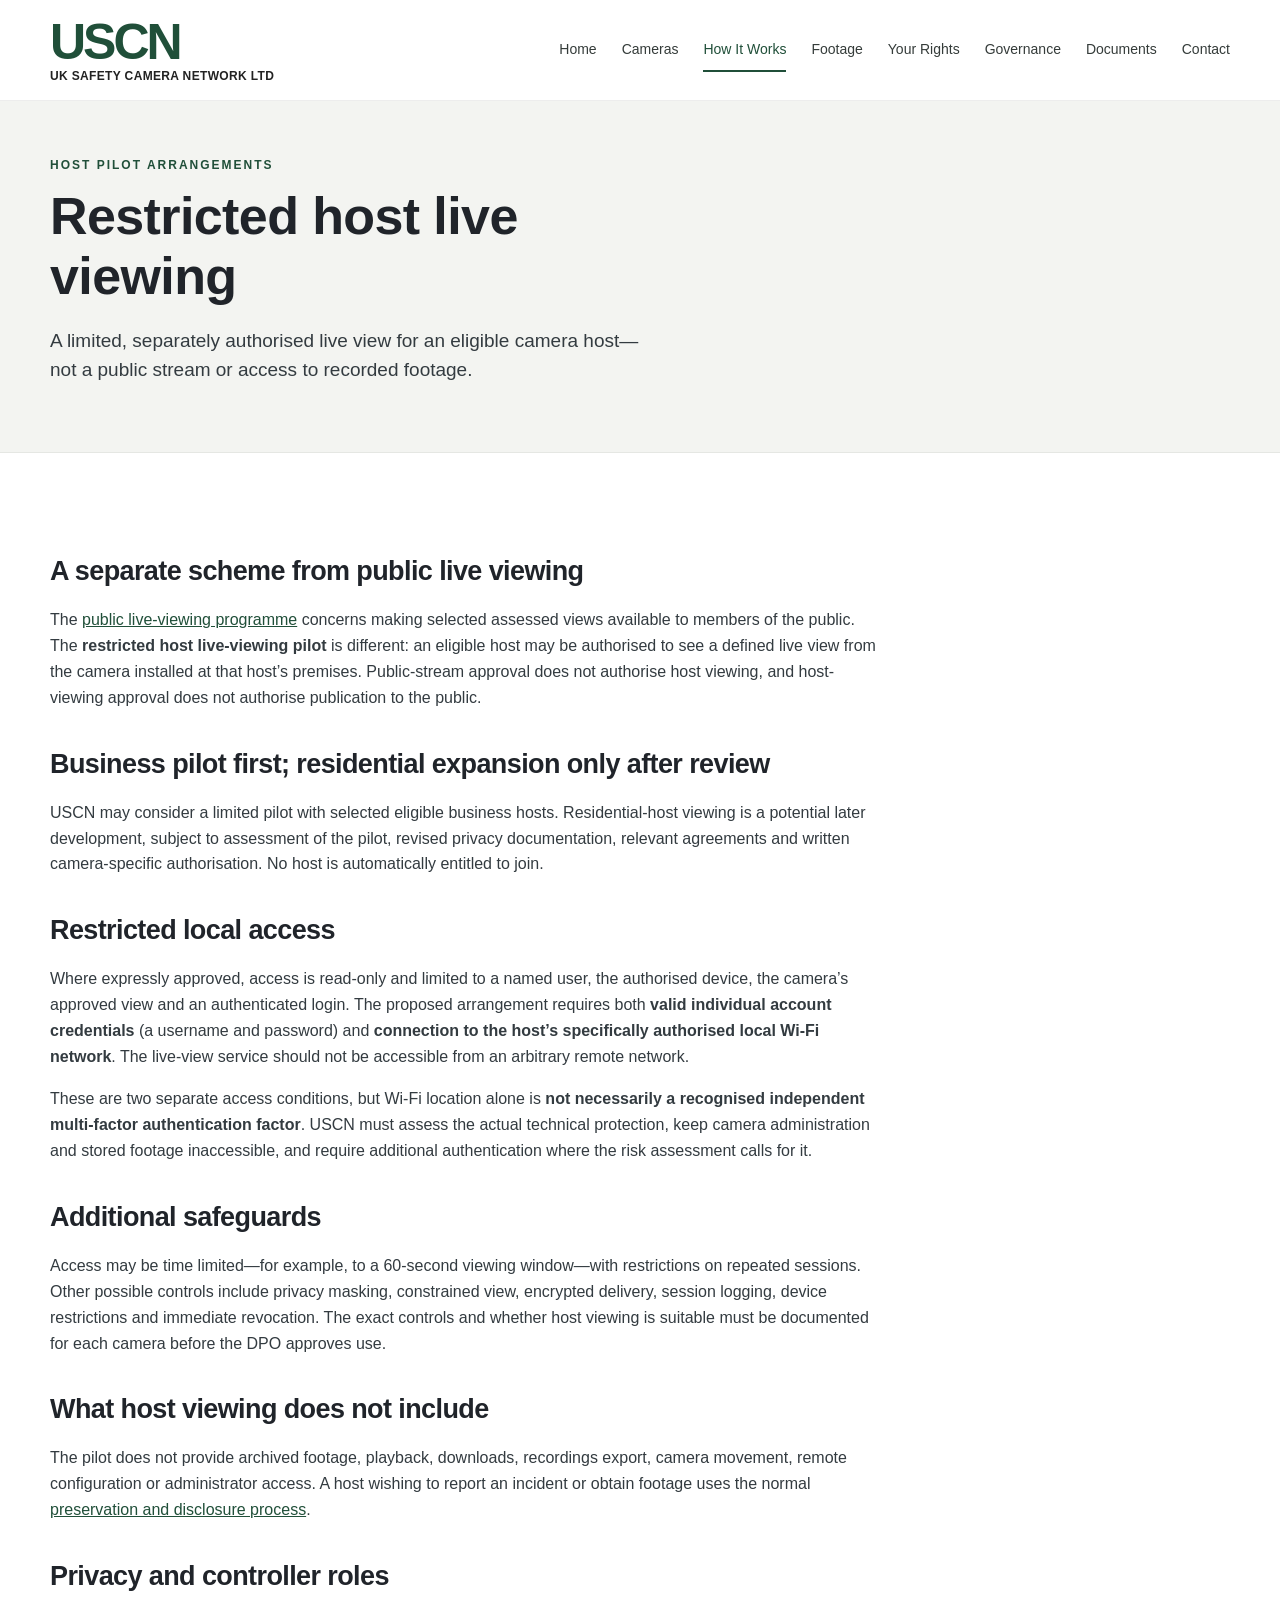
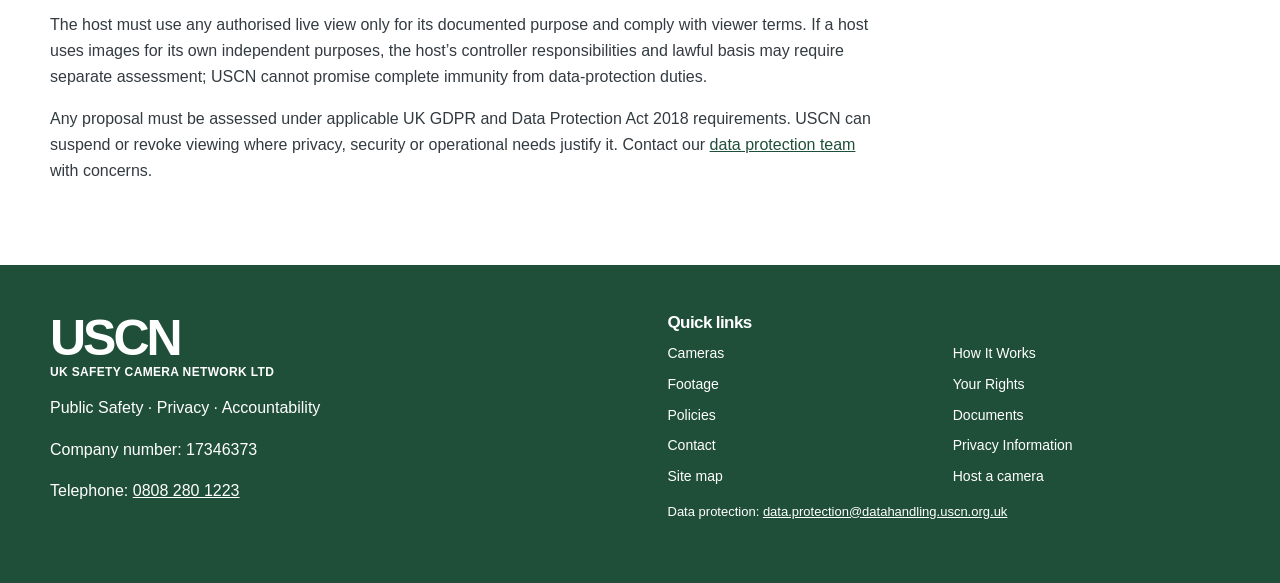
<file: host-viewing.html>
<!DOCTYPE html>

<html lang="en-GB"><head><meta charset="utf-8"/><meta content="width=device-width, initial-scale=1" name="viewport"/><meta content="A limited, separately authorised live view for an eligible camera host—not a public stream or access to recorded footage." name="description"/><title>Restricted host live viewing | USCN Transparency</title><link href="assets/css/site.css" rel="stylesheet"/><script defer="" src="assets/js/site.js"></script><link href="https://transparency.uscn.org.uk/host-viewing.html" rel="canonical"/><meta content="index, follow, max-image-preview:large" name="robots"/></head><body><a class="fineprint" href="#main" onfocus="this.style.left='12px'" style="position:absolute;left:-9999px">Skip to content</a><header class="site-header"><div class="wrap header-inner"><a aria-label="USCN homepage" class="brand" href="index.html"><strong>USCN</strong><small>UK SAFETY CAMERA NETWORK LTD</small></a><button aria-controls="main-nav" aria-expanded="false" class="menu-toggle" type="button">Menu ☰</button><nav aria-label="Main navigation" class="nav" id="main-nav"><a href="index.html">Home</a><a href="cameras/">Cameras</a><a aria-current="page" href="how-it-works.html">How It Works</a><a href="footage.html">Footage</a><a href="your-rights.html">Your Rights</a><a href="policies/">Governance</a><a href="documents/index.html">Documents</a><a href="contact.html">Contact</a></nav></div></header><main id="main"><div class="page-head"><div class="wrap"><p class="eyebrow">Host pilot arrangements</p><h1>Restricted host live viewing</h1><p class="lead">A limited, separately authorised live view for an eligible camera host—not a public stream or access to recorded footage.</p></div></div><section class="section"><div class="wrap"><div class="content">
<h2>A separate scheme from public live viewing</h2>
<p>The <a href="live-viewing.html">public live-viewing programme</a> concerns making selected assessed views available to members of the public. The <strong>restricted host live-viewing pilot</strong> is different: an eligible host may be authorised to see a defined live view from the camera installed at that host’s premises. Public-stream approval does not authorise host viewing, and host-viewing approval does not authorise publication to the public.</p>
<h2>Business pilot first; residential expansion only after review</h2>
<p>USCN may consider a limited pilot with selected eligible business hosts. Residential-host viewing is a potential later development, subject to assessment of the pilot, revised privacy documentation, relevant agreements and written camera-specific authorisation. No host is automatically entitled to join.</p>
<h2>Restricted local access</h2>
<p>Where expressly approved, access is read-only and limited to a named user, the authorised device, the camera’s approved view and an authenticated login. The proposed arrangement requires both <strong>valid individual account credentials</strong> (a username and password) and <strong>connection to the host’s specifically authorised local Wi-Fi network</strong>. The live-view service should not be accessible from an arbitrary remote network.</p>
<p>These are two separate access conditions, but Wi-Fi location alone is <strong>not necessarily a recognised independent multi-factor authentication factor</strong>. USCN must assess the actual technical protection, keep camera administration and stored footage inaccessible, and require additional authentication where the risk assessment calls for it.</p>
<h2>Additional safeguards</h2>
<p>Access may be time limited—for example, to a 60-second viewing window—with restrictions on repeated sessions. Other possible controls include privacy masking, constrained view, encrypted delivery, session logging, device restrictions and immediate revocation. The exact controls and whether host viewing is suitable must be documented for each camera before the DPO approves use.</p>
<h2>What host viewing does not include</h2>
<p>The pilot does not provide archived footage, playback, downloads, recordings export, camera movement, remote configuration or administrator access. A host wishing to report an incident or obtain footage uses the normal <a href="footage.html">preservation and disclosure process</a>.</p>
<h2>Privacy and controller roles</h2>
<p>The host must use any authorised live view only for its documented purpose and comply with viewer terms. If a host uses images for its own independent purposes, the host’s controller responsibilities and lawful basis may require separate assessment; USCN cannot promise complete immunity from data-protection duties.</p>
<p>Any proposal must be assessed under applicable UK GDPR and Data Protection Act 2018 requirements. USCN can suspend or revoke viewing where privacy, security or operational needs justify it. Contact our <a href="mailto:data.protection@datahandling.uscn.org.uk">data protection team</a> with concerns.</p>
</div></div></section></main><footer class="site-footer"><div class="wrap footer-grid"><div><a class="brand" href="index.html"><strong>USCN</strong><small>UK SAFETY CAMERA NETWORK LTD</small></a><p>Public Safety · Privacy · Accountability</p><p>Company number: 17346373</p><p>Telephone: <a href="tel:+448082801223">0808 280 1223</a></p></div><div><h3 style="color:white;font-size:17px">Quick links</h3><div class="footer-links"><a href="cameras/">Cameras</a><a href="how-it-works.html">How It Works</a><a href="footage.html">Footage</a><a href="your-rights.html">Your Rights</a><a href="policies/">Policies</a><a href="documents/">Documents</a><a href="contact.html">Contact</a><a href="your-rights.html">Privacy Information</a><a href="sitemap.html">Site map</a><a href="hosting.html">Host a camera</a></div><p class="fineprint">Data protection: <a href="mailto:data.protection@datahandling.uscn.org.uk">data.protection@datahandling.uscn.org.uk</a></p></div></div></footer></body></html>
</file>
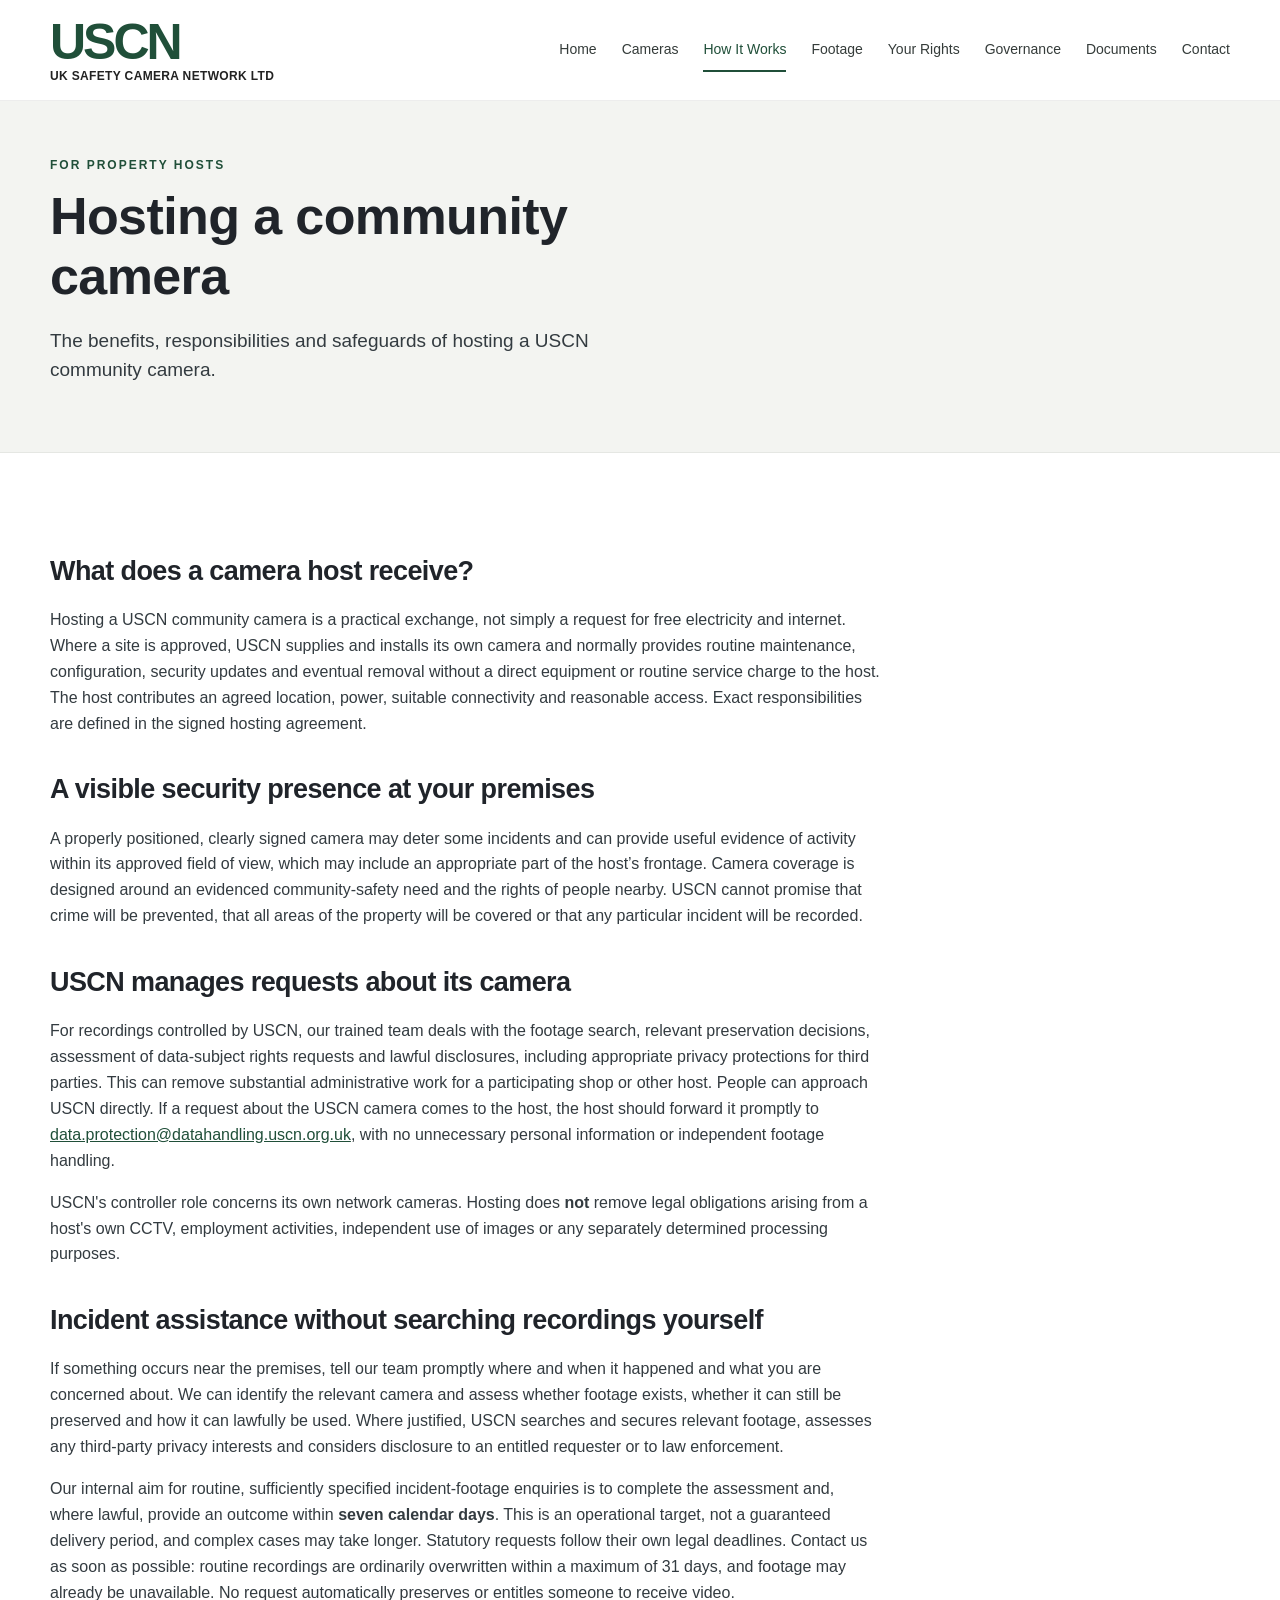
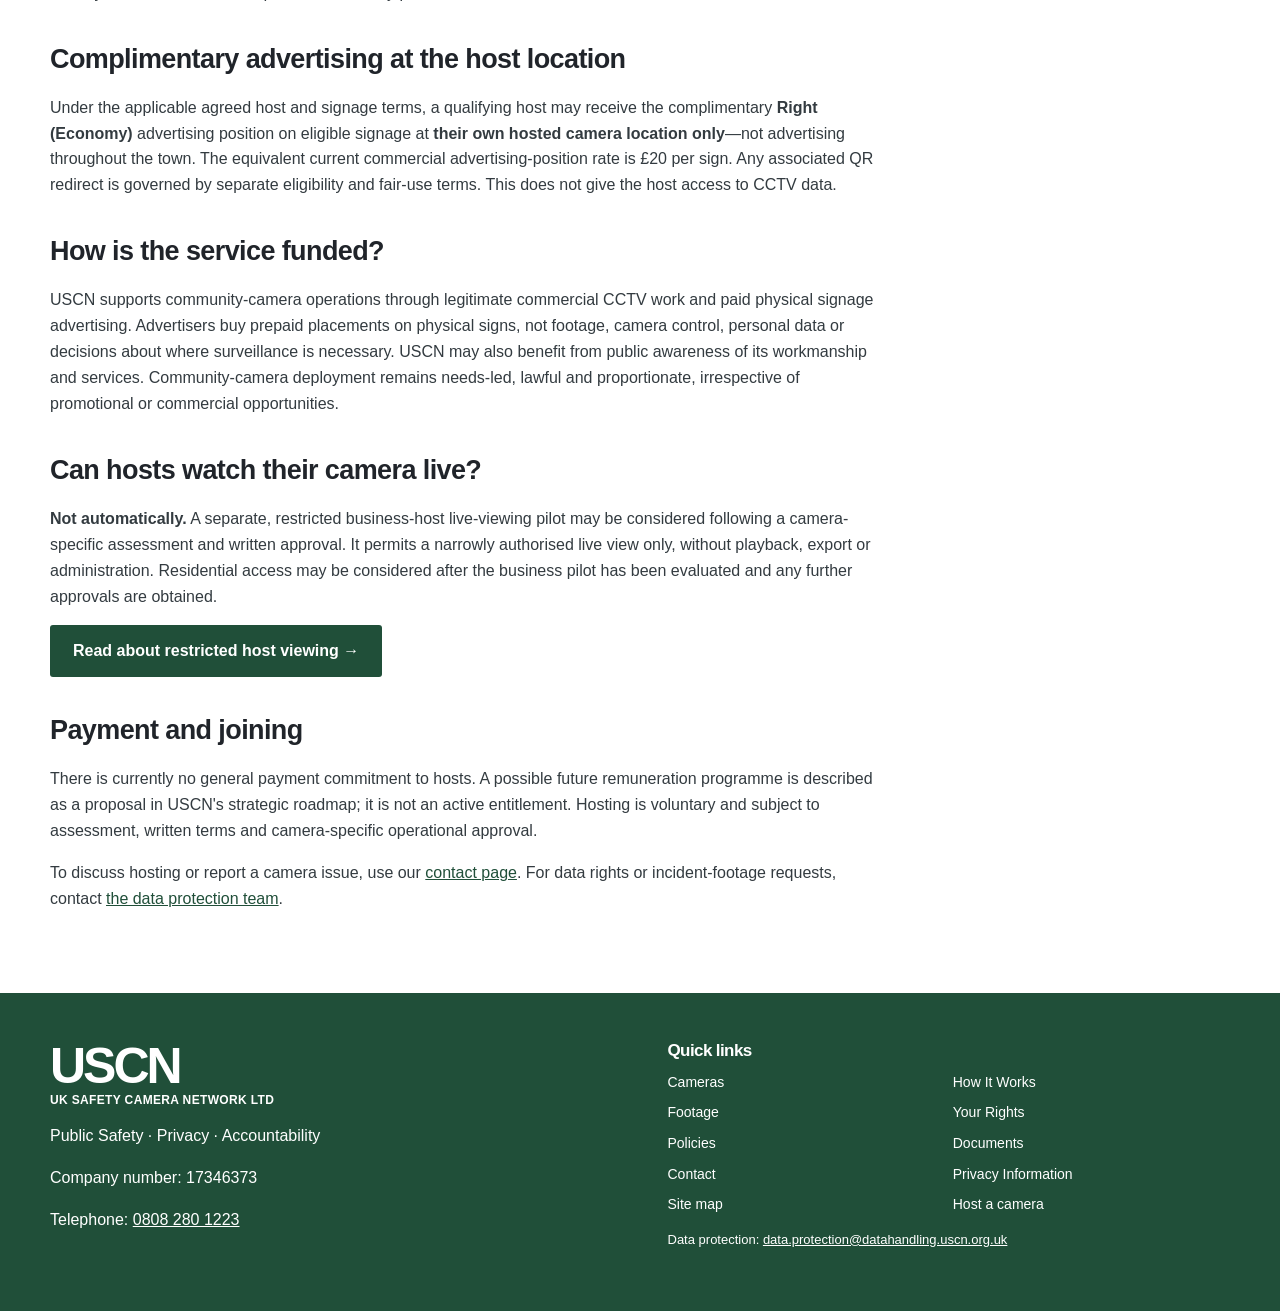
<file: hosting.html>
<!DOCTYPE html>

<html lang="en-GB"><head><meta charset="utf-8"/><meta content="width=device-width, initial-scale=1" name="viewport"/><meta content="The benefits, responsibilities and safeguards of hosting a USCN community camera." name="description"/><title>Hosting a community camera | USCN Transparency</title><link href="assets/css/site.css" rel="stylesheet"/><script defer="" src="assets/js/site.js"></script><link href="https://transparency.uscn.org.uk/hosting.html" rel="canonical"/><meta content="index, follow, max-image-preview:large" name="robots"/></head><body><a class="fineprint" href="#main" onfocus="this.style.left='12px'" style="position:absolute;left:-9999px">Skip to content</a><header class="site-header"><div class="wrap header-inner"><a aria-label="USCN homepage" class="brand" href="index.html"><strong>USCN</strong><small>UK SAFETY CAMERA NETWORK LTD</small></a><button aria-controls="main-nav" aria-expanded="false" class="menu-toggle" type="button">Menu ☰</button><nav aria-label="Main navigation" class="nav" id="main-nav"><a href="index.html">Home</a><a href="cameras/">Cameras</a><a aria-current="page" href="how-it-works.html">How It Works</a><a href="footage.html">Footage</a><a href="your-rights.html">Your Rights</a><a href="policies/">Governance</a><a href="documents/index.html">Documents</a><a href="contact.html">Contact</a></nav></div></header><main id="main"><div class="page-head"><div class="wrap"><p class="eyebrow">For property hosts</p><h1>Hosting a community camera</h1><p class="lead">The benefits, responsibilities and safeguards of hosting a USCN community camera.</p></div></div><section class="section"><div class="wrap"><div class="content">
<h2>What does a camera host receive?</h2>
<p>Hosting a USCN community camera is a practical exchange, not simply a request for free electricity and internet. Where a site is approved, USCN supplies and installs its own camera and normally provides routine maintenance, configuration, security updates and eventual removal without a direct equipment or routine service charge to the host. The host contributes an agreed location, power, suitable connectivity and reasonable access. Exact responsibilities are defined in the signed hosting agreement.</p>
<h2>A visible security presence at your premises</h2>
<p>A properly positioned, clearly signed camera may deter some incidents and can provide useful evidence of activity within its approved field of view, which may include an appropriate part of the host’s frontage. Camera coverage is designed around an evidenced community-safety need and the rights of people nearby. USCN cannot promise that crime will be prevented, that all areas of the property will be covered or that any particular incident will be recorded.</p>
<h2>USCN manages requests about its camera</h2>
<p>For recordings controlled by USCN, our trained team deals with the footage search, relevant preservation decisions, assessment of data-subject rights requests and lawful disclosures, including appropriate privacy protections for third parties. This can remove substantial administrative work for a participating shop or other host. People can approach USCN directly. If a request about the USCN camera comes to the host, the host should forward it promptly to <a href="mailto:data.protection@datahandling.uscn.org.uk">data.protection@datahandling.uscn.org.uk</a>, with no unnecessary personal information or independent footage handling.</p>
<p>USCN's controller role concerns its own network cameras. Hosting does <strong>not</strong> remove legal obligations arising from a host's own CCTV, employment activities, independent use of images or any separately determined processing purposes.</p>
<h2>Incident assistance without searching recordings yourself</h2>
<p>If something occurs near the premises, tell our team promptly where and when it happened and what you are concerned about. We can identify the relevant camera and assess whether footage exists, whether it can still be preserved and how it can lawfully be used. Where justified, USCN searches and secures relevant footage, assesses any third-party privacy interests and considers disclosure to an entitled requester or to law enforcement.</p>
<p>Our internal aim for routine, sufficiently specified incident-footage enquiries is to complete the assessment and, where lawful, provide an outcome within <strong>seven calendar days</strong>. This is an operational target, not a guaranteed delivery period, and complex cases may take longer. Statutory requests follow their own legal deadlines. Contact us as soon as possible: routine recordings are ordinarily overwritten within a maximum of 31 days, and footage may already be unavailable. No request automatically preserves or entitles someone to receive video.</p>
<h2>Complimentary advertising at the host location</h2>
<p>Under the applicable agreed host and signage terms, a qualifying host may receive the complimentary <strong>Right (Economy)</strong> advertising position on eligible signage at <strong>their own hosted camera location only</strong>—not advertising throughout the town. The equivalent current commercial advertising-position rate is £20 per sign. Any associated QR redirect is governed by separate eligibility and fair-use terms. This does not give the host access to CCTV data.</p>
<h2>How is the service funded?</h2>
<p>USCN supports community-camera operations through legitimate commercial CCTV work and paid physical signage advertising. Advertisers buy prepaid placements on physical signs, not footage, camera control, personal data or decisions about where surveillance is necessary. USCN may also benefit from public awareness of its workmanship and services. Community-camera deployment remains needs-led, lawful and proportionate, irrespective of promotional or commercial opportunities.</p>
<h2>Can hosts watch their camera live?</h2>
<p><strong>Not automatically.</strong> A separate, restricted business-host live-viewing pilot may be considered following a camera-specific assessment and written approval. It permits a narrowly authorised live view only, without playback, export or administration. Residential access may be considered after the business pilot has been evaluated and any further approvals are obtained.</p>
<p><a class="btn" href="host-viewing.html">Read about restricted host viewing →</a></p>
<h2>Payment and joining</h2>
<p>There is currently no general payment commitment to hosts. A possible future remuneration programme is described as a proposal in USCN's strategic roadmap; it is not an active entitlement. Hosting is voluntary and subject to assessment, written terms and camera-specific operational approval.</p>
<p>To discuss hosting or report a camera issue, use our <a href="contact.html">contact page</a>. For data rights or incident-footage requests, contact <a href="mailto:data.protection@datahandling.uscn.org.uk">the data protection team</a>.</p>
</div></div></section></main><footer class="site-footer"><div class="wrap footer-grid"><div><a class="brand" href="index.html"><strong>USCN</strong><small>UK SAFETY CAMERA NETWORK LTD</small></a><p>Public Safety · Privacy · Accountability</p><p>Company number: 17346373</p><p>Telephone: <a href="tel:+448082801223">0808 280 1223</a></p></div><div><h3 style="color:white;font-size:17px">Quick links</h3><div class="footer-links"><a href="cameras/">Cameras</a><a href="how-it-works.html">How It Works</a><a href="footage.html">Footage</a><a href="your-rights.html">Your Rights</a><a href="policies/">Policies</a><a href="documents/">Documents</a><a href="contact.html">Contact</a><a href="your-rights.html">Privacy Information</a><a href="sitemap.html">Site map</a><a href="hosting.html">Host a camera</a></div><p class="fineprint">Data protection: <a href="mailto:data.protection@datahandling.uscn.org.uk">data.protection@datahandling.uscn.org.uk</a></p></div></div></footer></body></html>
</file>
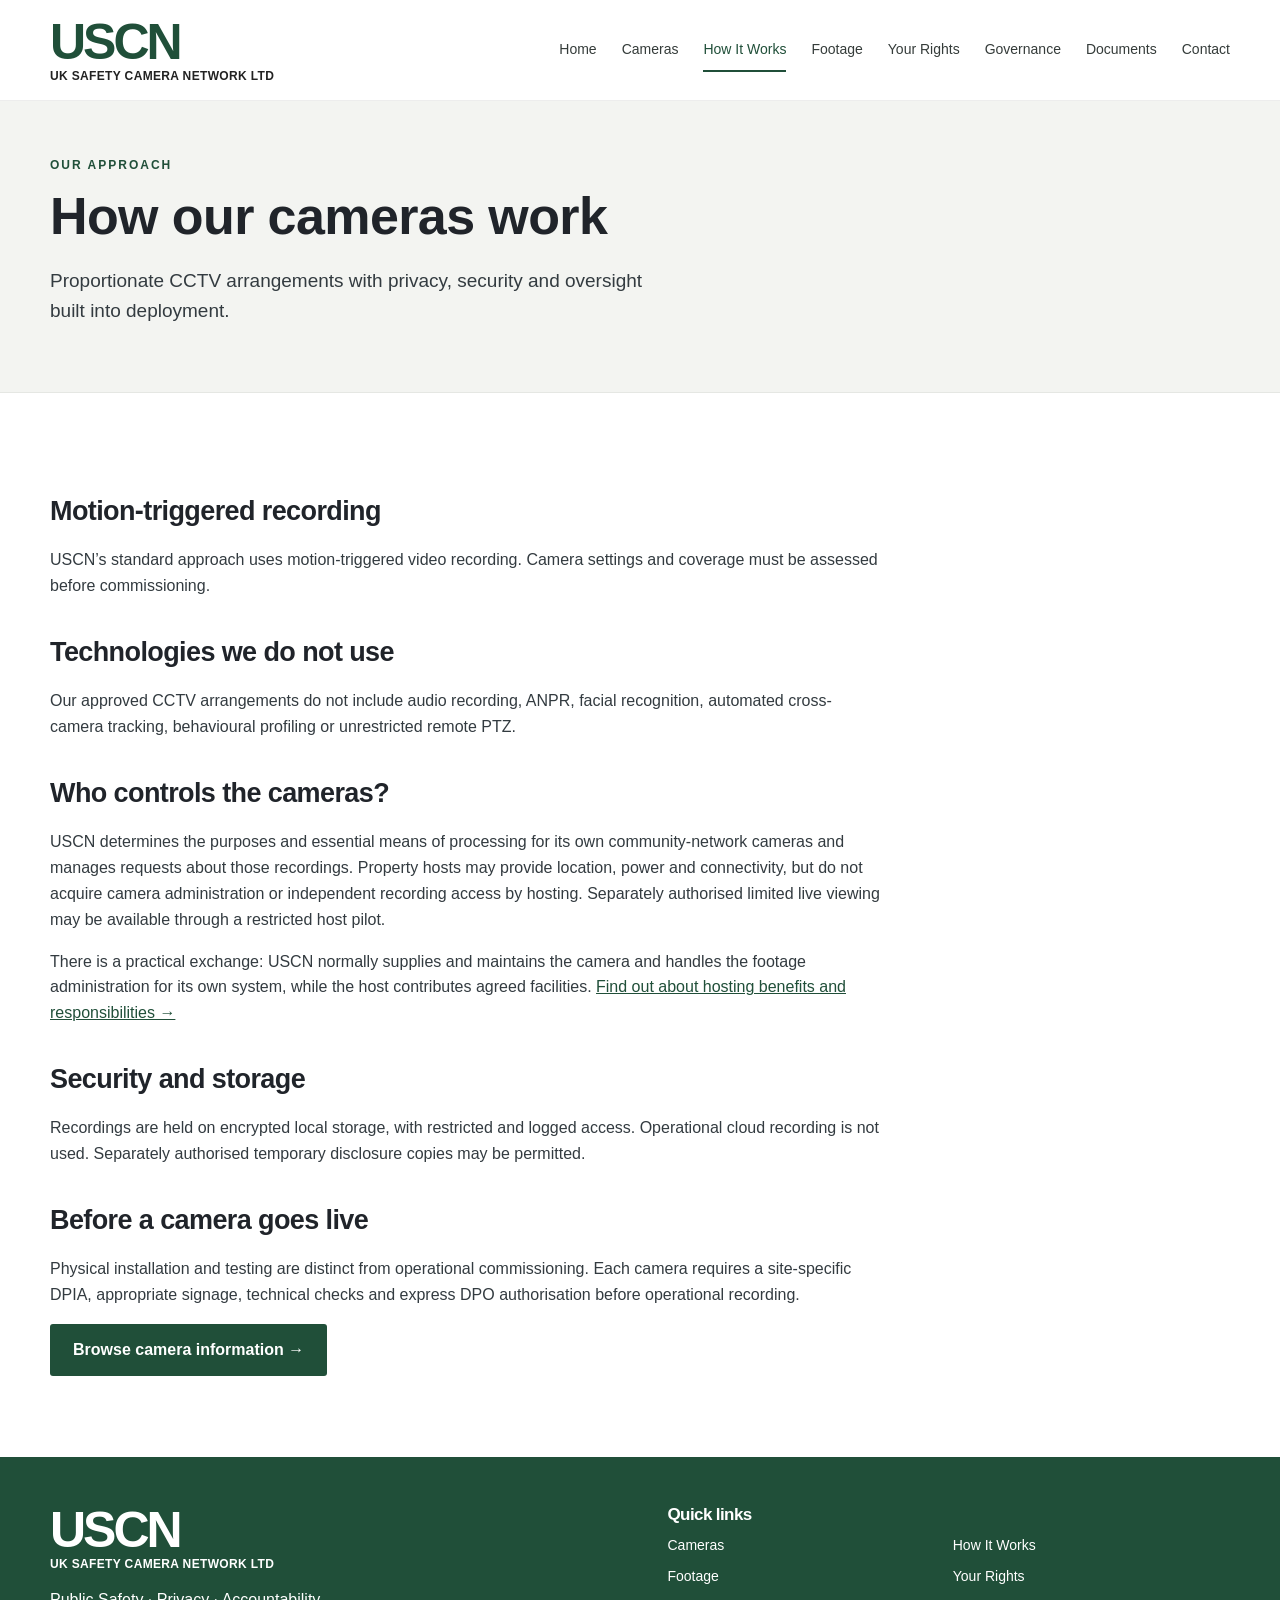
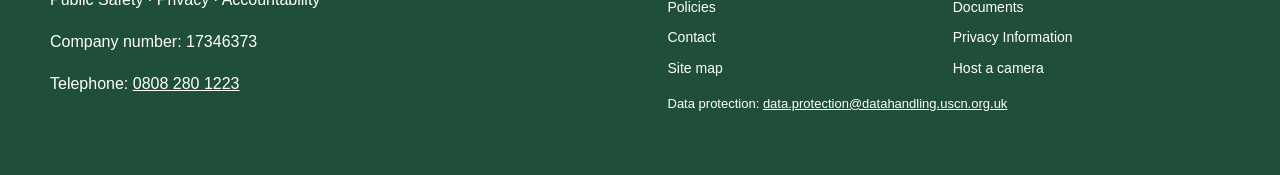
<file: how-it-works.html>
<!DOCTYPE html>

<html lang="en-GB"><head><meta charset="utf-8"/><meta content="width=device-width, initial-scale=1" name="viewport"/><meta content="USCN public CCTV transparency, privacy and accountability." name="description"/><title>How our cameras work | USCN Transparency</title><link href="assets/css/site.css" rel="stylesheet"/><script defer="" src="assets/js/site.js"></script><link href="https://transparency.uscn.org.uk/how-it-works.html" rel="canonical"/><meta content="index, follow, max-image-preview:large" name="robots"/></head><body><a class="fineprint" href="#main" onfocus="this.style.left='12px'" style="position:absolute;left:-9999px">Skip to content</a><header class="site-header"><div class="wrap header-inner"><a aria-label="USCN homepage" class="brand" href="index.html"><strong>USCN</strong><small>UK SAFETY CAMERA NETWORK LTD</small></a><button aria-controls="main-nav" aria-expanded="false" class="menu-toggle" type="button">Menu ☰</button><nav aria-label="Main navigation" class="nav" id="main-nav"><a href="index.html">Home</a><a href="cameras/">Cameras</a><a aria-current="page" href="how-it-works.html">How It Works</a><a href="footage.html">Footage</a><a href="your-rights.html">Your Rights</a><a href="policies/">Governance</a><a href="documents/index.html">Documents</a><a href="contact.html">Contact</a></nav></div></header><main id="main"><div class="page-head"><div class="wrap"><p class="eyebrow">Our approach</p><h1>How our cameras work</h1><p class="lead">Proportionate CCTV arrangements with privacy, security and oversight built into deployment.</p></div></div><section class="section"><div class="wrap"><div class="content"><h2>Motion-triggered recording</h2><p>USCN’s standard approach uses motion-triggered video recording. Camera settings and coverage must be assessed before commissioning.</p><h2>Technologies we do not use</h2><p>Our approved CCTV arrangements do not include audio recording, ANPR, facial recognition, automated cross-camera tracking, behavioural profiling or unrestricted remote PTZ.</p><h2>Who controls the cameras?</h2><p>USCN determines the purposes and essential means of processing for its own community-network cameras and manages requests about those recordings. Property hosts may provide location, power and connectivity, but do not acquire camera administration or independent recording access by hosting. Separately authorised limited live viewing may be available through a restricted host pilot.</p><p>There is a practical exchange: USCN normally supplies and maintains the camera and handles the footage administration for its own system, while the host contributes agreed facilities. <a href="hosting.html">Find out about hosting benefits and responsibilities →</a></p><h2>Security and storage</h2><p>Recordings are held on encrypted local storage, with restricted and logged access. Operational cloud recording is not used. Separately authorised temporary disclosure copies may be permitted.</p><h2>Before a camera goes live</h2><p>Physical installation and testing are distinct from operational commissioning. Each camera requires a site-specific DPIA, appropriate signage, technical checks and express DPO authorisation before operational recording.</p><p><a class="btn" href="cameras/">Browse camera information →</a></p></div></div></section></main><footer class="site-footer"><div class="wrap footer-grid"><div><a class="brand" href="index.html"><strong>USCN</strong><small>UK SAFETY CAMERA NETWORK LTD</small></a><p>Public Safety · Privacy · Accountability</p><p>Company number: 17346373</p><p>Telephone: <a href="tel:+448082801223">0808 280 1223</a></p></div><div><h3 style="color:white;font-size:17px">Quick links</h3><div class="footer-links"><a href="cameras/">Cameras</a><a href="how-it-works.html">How It Works</a><a href="footage.html">Footage</a><a href="your-rights.html">Your Rights</a><a href="policies/">Policies</a><a href="documents/">Documents</a><a href="contact.html">Contact</a><a href="your-rights.html">Privacy Information</a><a href="sitemap.html">Site map</a><a href="hosting.html">Host a camera</a></div><p class="fineprint">Data protection: <a href="mailto:data.protection@datahandling.uscn.org.uk">data.protection@datahandling.uscn.org.uk</a></p></div></div></footer></body></html>
</file>
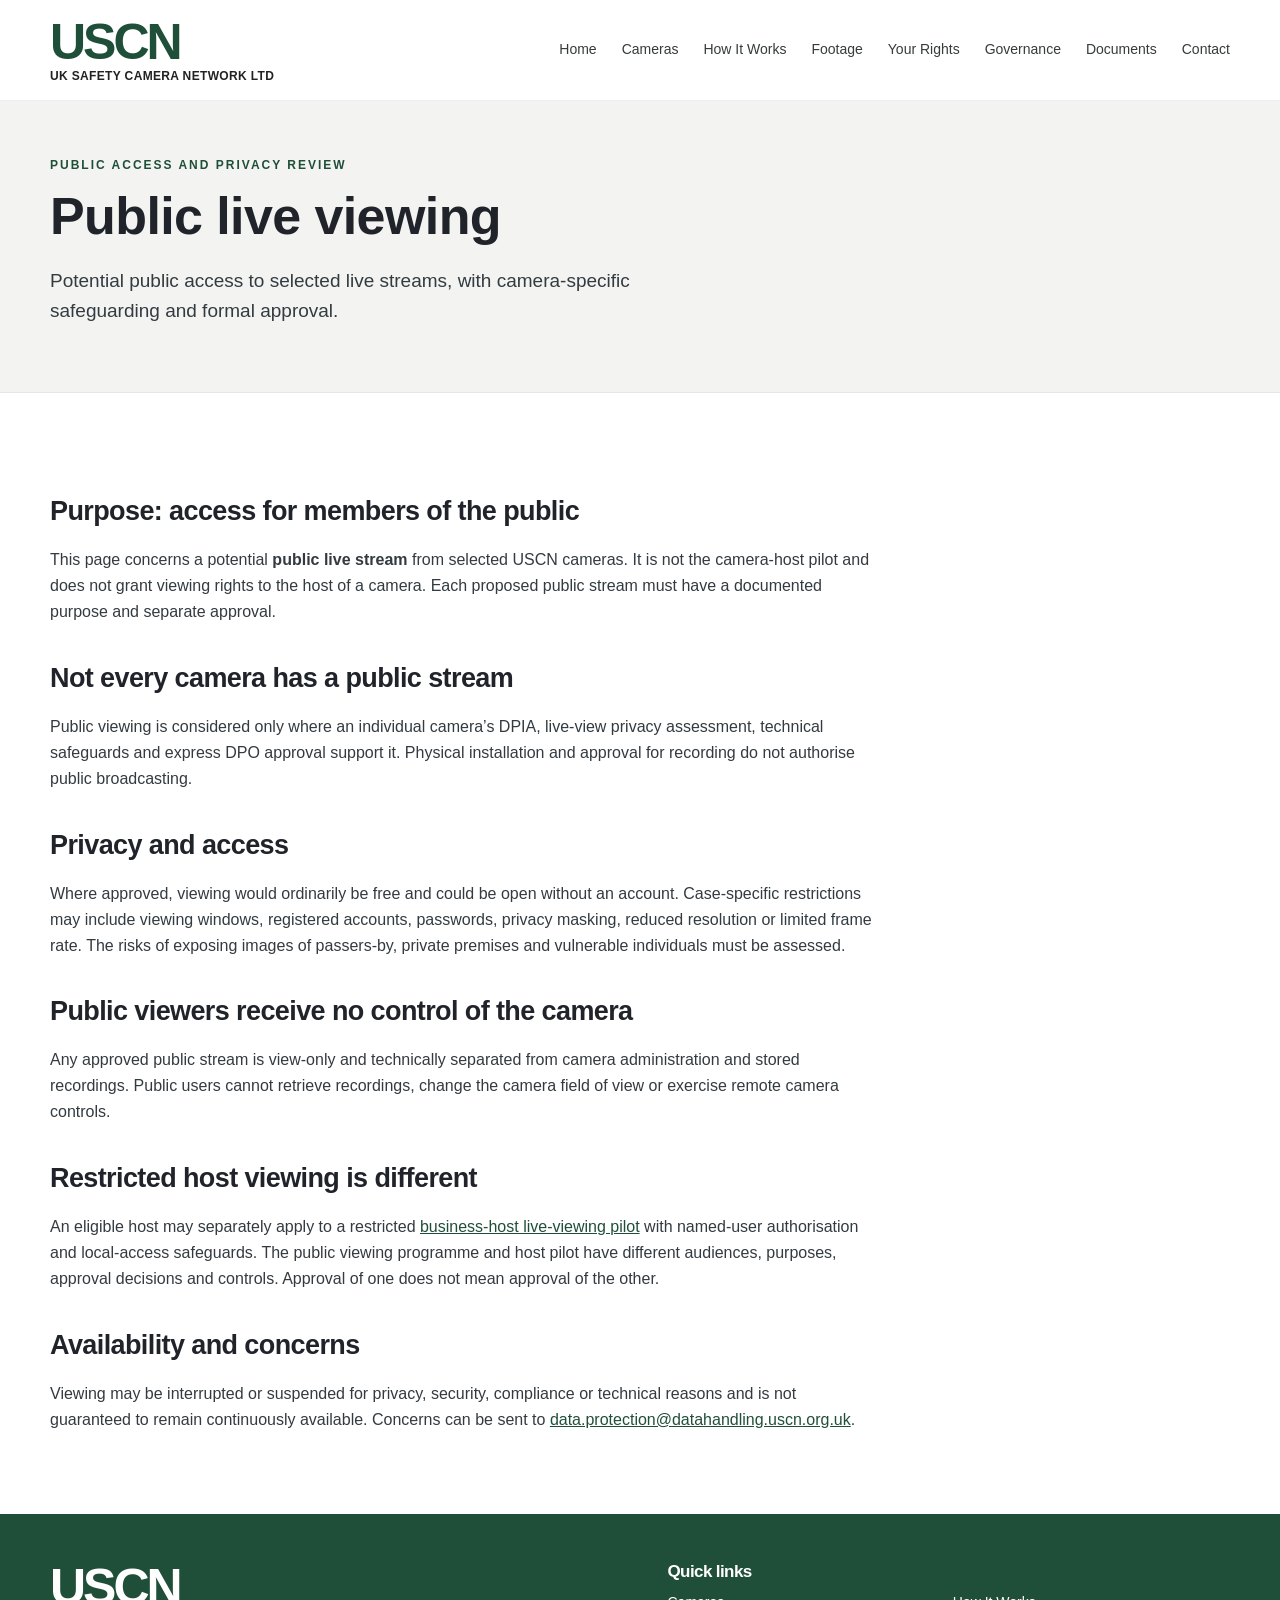
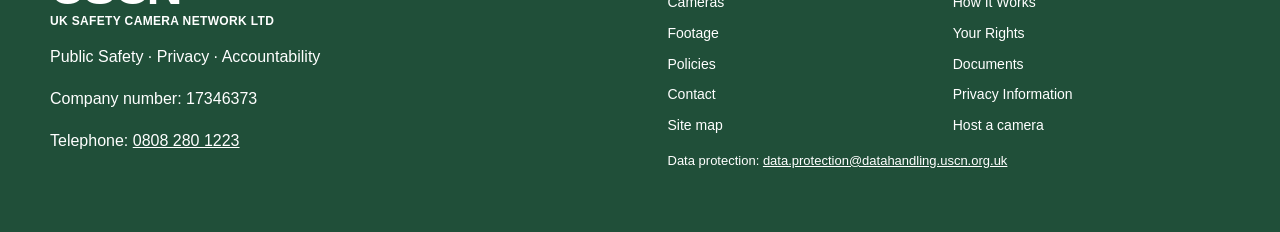
<file: live-viewing.html>
<!DOCTYPE html>

<html lang="en-GB"><head><meta charset="utf-8"/><meta content="width=device-width, initial-scale=1" name="viewport"/><meta content="Potential public access to selected live streams, with camera-specific safeguarding and formal approval." name="description"/><title>Public live viewing | USCN Transparency</title><link href="assets/css/site.css" rel="stylesheet"/><script defer="" src="assets/js/site.js"></script><link href="https://transparency.uscn.org.uk/live-viewing.html" rel="canonical"/><meta content="index, follow, max-image-preview:large" name="robots"/></head><body><a class="fineprint" href="#main" onfocus="this.style.left='12px'" style="position:absolute;left:-9999px">Skip to content</a><header class="site-header"><div class="wrap header-inner"><a aria-label="USCN homepage" class="brand" href="index.html"><strong>USCN</strong><small>UK SAFETY CAMERA NETWORK LTD</small></a><button aria-controls="main-nav" aria-expanded="false" class="menu-toggle" type="button">Menu ☰</button><nav aria-label="Main navigation" class="nav" id="main-nav"><a href="index.html">Home</a><a href="cameras/">Cameras</a><a href="how-it-works.html">How It Works</a><a href="footage.html">Footage</a><a href="your-rights.html">Your Rights</a><a href="policies/">Governance</a><a href="documents/index.html">Documents</a><a href="contact.html">Contact</a></nav></div></header><main id="main"><div class="page-head"><div class="wrap"><p class="eyebrow">Public access and privacy review</p><h1>Public live viewing</h1><p class="lead">Potential public access to selected live streams, with camera-specific safeguarding and formal approval.</p></div></div><section class="section"><div class="wrap"><div class="content">
<h2>Purpose: access for members of the public</h2>
<p>This page concerns a potential <strong>public live stream</strong> from selected USCN cameras. It is not the camera-host pilot and does not grant viewing rights to the host of a camera. Each proposed public stream must have a documented purpose and separate approval.</p>
<h2>Not every camera has a public stream</h2>
<p>Public viewing is considered only where an individual camera’s DPIA, live-view privacy assessment, technical safeguards and express DPO approval support it. Physical installation and approval for recording do not authorise public broadcasting.</p>
<h2>Privacy and access</h2>
<p>Where approved, viewing would ordinarily be free and could be open without an account. Case-specific restrictions may include viewing windows, registered accounts, passwords, privacy masking, reduced resolution or limited frame rate. The risks of exposing images of passers-by, private premises and vulnerable individuals must be assessed.</p>
<h2>Public viewers receive no control of the camera</h2>
<p>Any approved public stream is view-only and technically separated from camera administration and stored recordings. Public users cannot retrieve recordings, change the camera field of view or exercise remote camera controls.</p>
<h2>Restricted host viewing is different</h2>
<p>An eligible host may separately apply to a restricted <a href="host-viewing.html">business-host live-viewing pilot</a> with named-user authorisation and local-access safeguards. The public viewing programme and host pilot have different audiences, purposes, approval decisions and controls. Approval of one does not mean approval of the other.</p>
<h2>Availability and concerns</h2>
<p>Viewing may be interrupted or suspended for privacy, security, compliance or technical reasons and is not guaranteed to remain continuously available. Concerns can be sent to <a href="mailto:data.protection@datahandling.uscn.org.uk">data.protection@datahandling.uscn.org.uk</a>.</p>
</div></div></section></main><footer class="site-footer"><div class="wrap footer-grid"><div><a class="brand" href="index.html"><strong>USCN</strong><small>UK SAFETY CAMERA NETWORK LTD</small></a><p>Public Safety · Privacy · Accountability</p><p>Company number: 17346373</p><p>Telephone: <a href="tel:+448082801223">0808 280 1223</a></p></div><div><h3 style="color:white;font-size:17px">Quick links</h3><div class="footer-links"><a href="cameras/">Cameras</a><a href="how-it-works.html">How It Works</a><a href="footage.html">Footage</a><a href="your-rights.html">Your Rights</a><a href="policies/">Policies</a><a href="documents/">Documents</a><a href="contact.html">Contact</a><a href="your-rights.html">Privacy Information</a><a href="sitemap.html">Site map</a><a href="hosting.html">Host a camera</a></div><p class="fineprint">Data protection: <a href="mailto:data.protection@datahandling.uscn.org.uk">data.protection@datahandling.uscn.org.uk</a></p></div></div></footer></body></html>
</file>
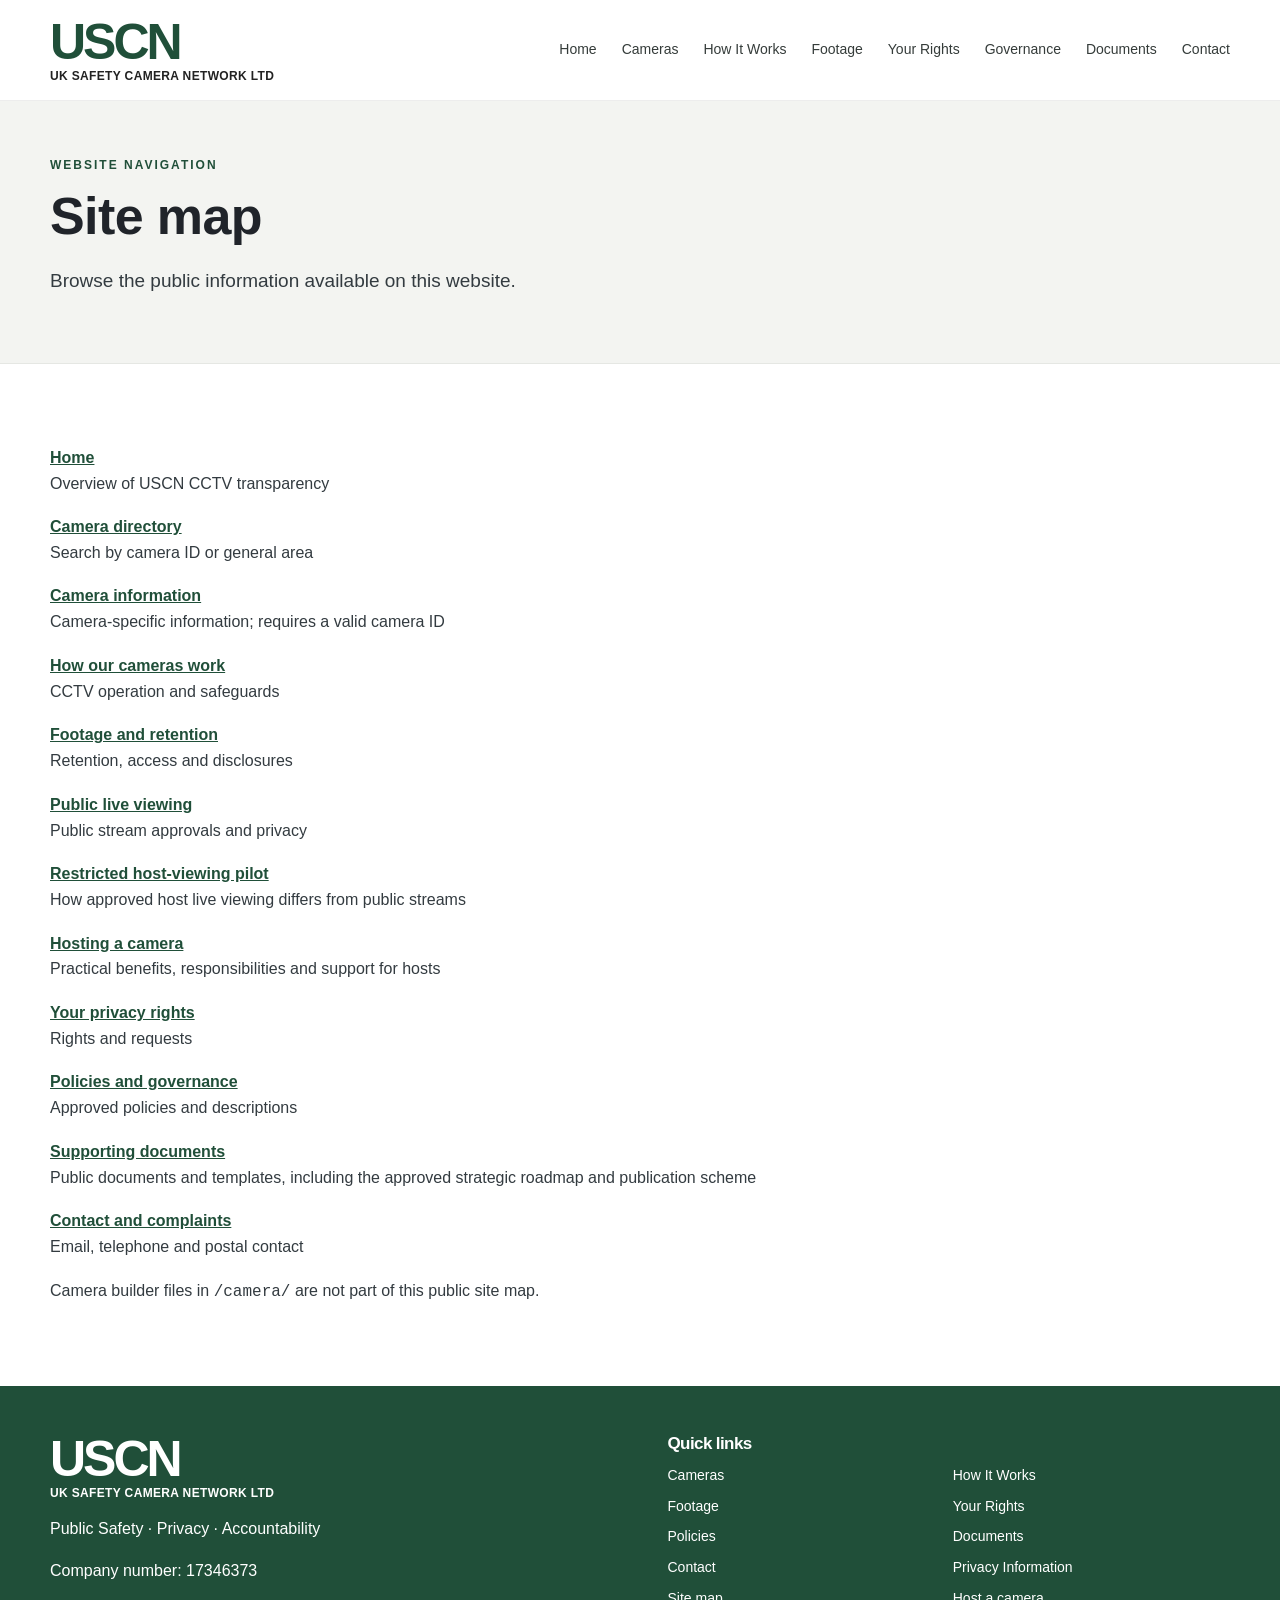
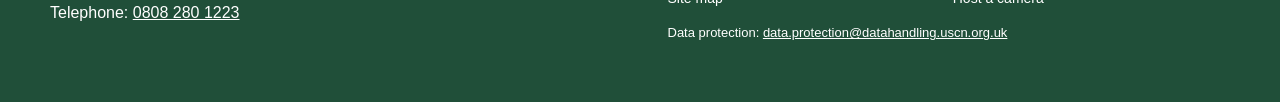
<file: sitemap.html>
<!DOCTYPE html>

<html lang="en-GB"><head><meta charset="utf-8"/><meta content="width=device-width, initial-scale=1" name="viewport"/><meta content="USCN public CCTV transparency, privacy and accountability." name="description"/><title>Site map | USCN Transparency</title><link href="assets/css/site.css" rel="stylesheet"/><script defer="" src="assets/js/site.js"></script><link href="https://transparency.uscn.org.uk/sitemap.html" rel="canonical"/><meta content="index, follow, max-image-preview:large" name="robots"/></head><body><a class="fineprint" href="#main" onfocus="this.style.left='12px'" style="position:absolute;left:-9999px">Skip to content</a><header class="site-header"><div class="wrap header-inner"><a aria-label="USCN homepage" class="brand" href="index.html"><strong>USCN</strong><small>UK SAFETY CAMERA NETWORK LTD</small></a><button aria-controls="main-nav" aria-expanded="false" class="menu-toggle" type="button">Menu ☰</button><nav aria-label="Main navigation" class="nav" id="main-nav"><a href="index.html">Home</a><a href="cameras/">Cameras</a><a href="how-it-works.html">How It Works</a><a href="footage.html">Footage</a><a href="your-rights.html">Your Rights</a><a href="policies/">Governance</a><a href="documents/index.html">Documents</a><a href="contact.html">Contact</a></nav></div></header><main id="main"><div class="page-head"><div class="wrap"><p class="eyebrow">Website navigation</p><h1>Site map</h1><p class="lead">Browse the public information available on this website.</p></div></div><section class="section"><div class="wrap"><div class="content"><ul style="list-style:none;padding:0"><li style="margin:0 0 1.1rem"><a href="index.html"><strong>Home</strong></a><br/><span>Overview of USCN CCTV transparency</span></li><li style="margin:0 0 1.1rem"><a href="cameras/"><strong>Camera directory</strong></a><br/><span>Search by camera ID or general area</span></li><li style="margin:0 0 1.1rem"><a href="cameras/view.html"><strong>Camera information</strong></a><br/><span>Camera-specific information; requires a valid camera ID</span></li><li style="margin:0 0 1.1rem"><a href="how-it-works.html"><strong>How our cameras work</strong></a><br/><span>CCTV operation and safeguards</span></li><li style="margin:0 0 1.1rem"><a href="footage.html"><strong>Footage and retention</strong></a><br/><span>Retention, access and disclosures</span></li><li style="margin:0 0 1.1rem"><a href="live-viewing.html"><strong>Public live viewing</strong></a><br/><span>Public stream approvals and privacy</span></li><li style="margin:0 0 1.1rem"><a href="host-viewing.html"><strong>Restricted host-viewing pilot</strong></a><br/><span>How approved host live viewing differs from public streams</span></li><li style="margin:0 0 1.1rem"><a href="hosting.html"><strong>Hosting a camera</strong></a><br/><span>Practical benefits, responsibilities and support for hosts</span></li><li style="margin:0 0 1.1rem"><a href="your-rights.html"><strong>Your privacy rights</strong></a><br/><span>Rights and requests</span></li><li style="margin:0 0 1.1rem"><a href="policies/"><strong>Policies and governance</strong></a><br/><span>Approved policies and descriptions</span></li><li style="margin:0 0 1.1rem"><a href="documents/"><strong>Supporting documents</strong></a><br/><span>Public documents and templates, including the approved strategic roadmap and publication scheme</span></li><li style="margin:0 0 1.1rem"><a href="contact.html"><strong>Contact and complaints</strong></a><br/><span>Email, telephone and postal contact</span></li></ul><p>Camera builder files in <code>/camera/</code> are not part of this public site map.</p></div></div></section></main><footer class="site-footer"><div class="wrap footer-grid"><div><a class="brand" href="index.html"><strong>USCN</strong><small>UK SAFETY CAMERA NETWORK LTD</small></a><p>Public Safety · Privacy · Accountability</p><p>Company number: 17346373</p><p>Telephone: <a href="tel:+448082801223">0808 280 1223</a></p></div><div><h3 style="color:white;font-size:17px">Quick links</h3><div class="footer-links"><a href="cameras/">Cameras</a><a href="how-it-works.html">How It Works</a><a href="footage.html">Footage</a><a href="your-rights.html">Your Rights</a><a href="policies/">Policies</a><a href="documents/">Documents</a><a href="contact.html">Contact</a><a href="your-rights.html">Privacy Information</a><a href="sitemap.html">Site map</a><a href="hosting.html">Host a camera</a></div><p class="fineprint">Data protection: <a href="mailto:data.protection@datahandling.uscn.org.uk">data.protection@datahandling.uscn.org.uk</a></p></div></div></footer></body></html>
</file>
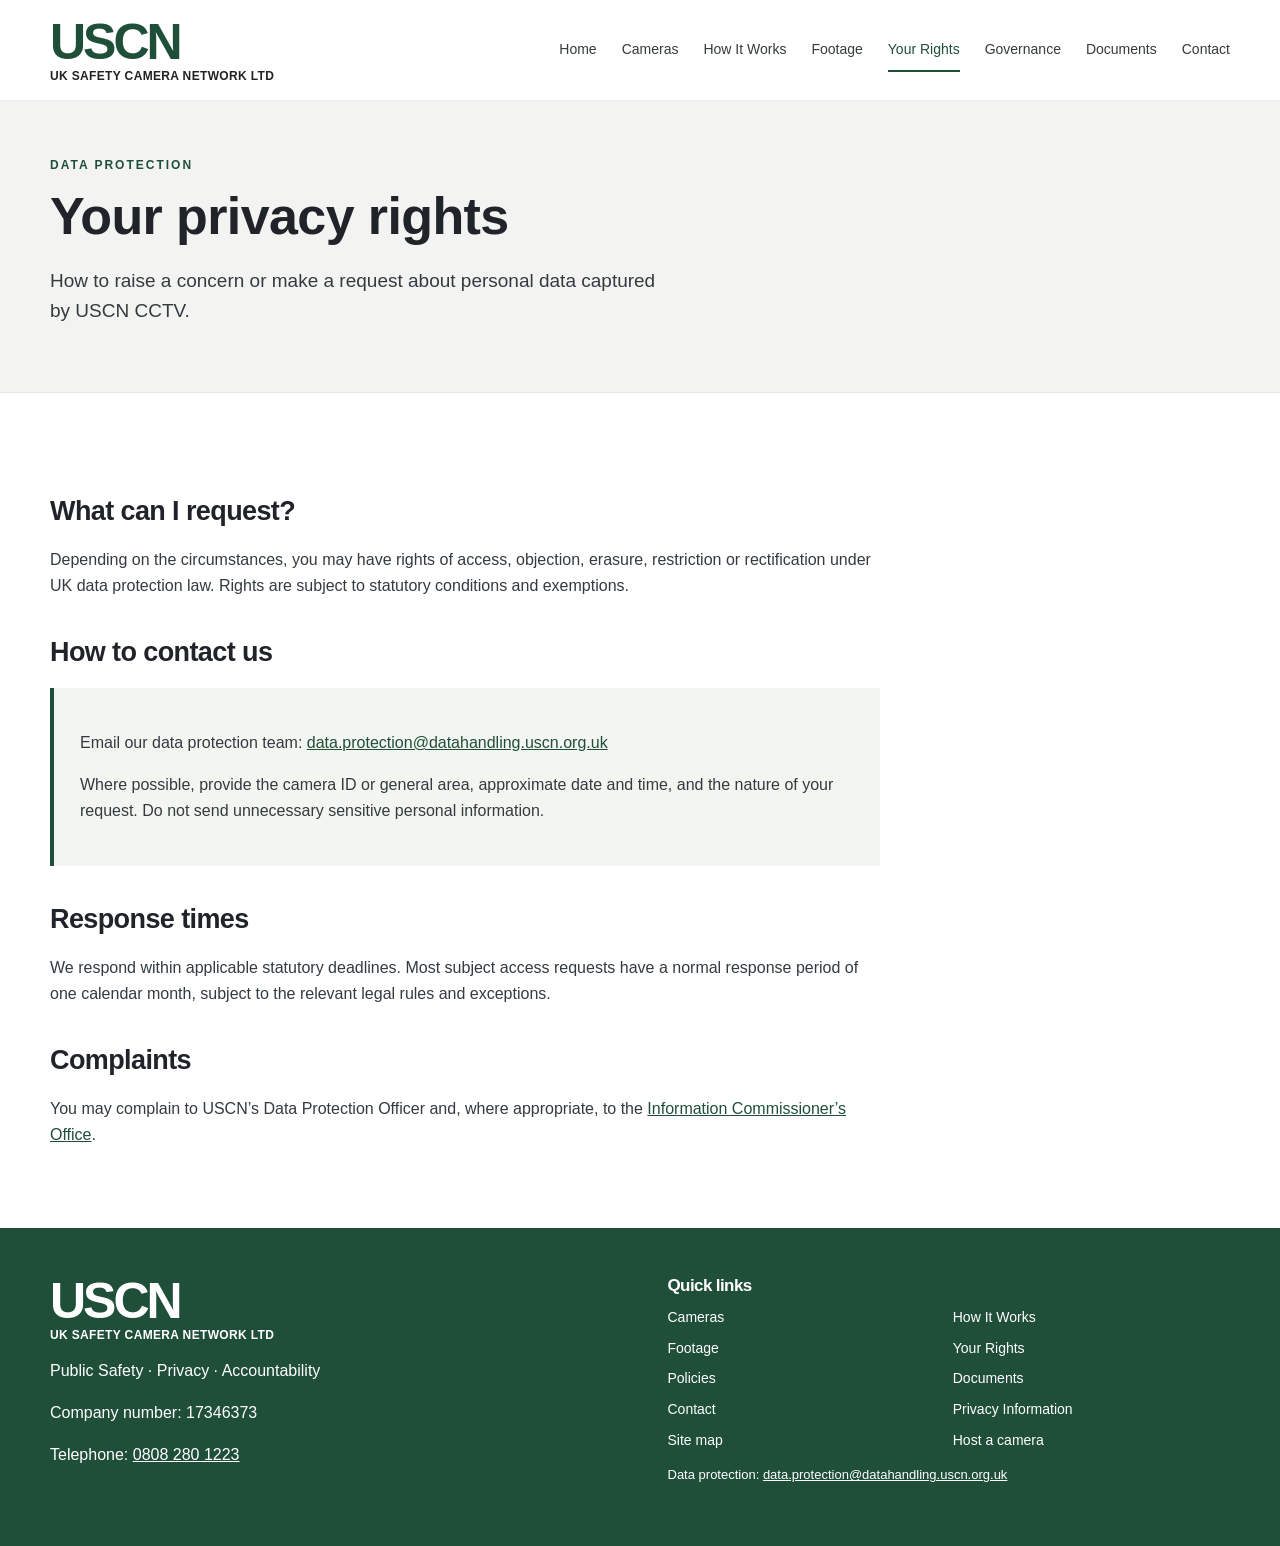
<file: your-rights.html>
<!DOCTYPE html>

<html lang="en-GB"><head><meta charset="utf-8"/><meta content="width=device-width, initial-scale=1" name="viewport"/><meta content="USCN public CCTV transparency, privacy and accountability." name="description"/><title>Your privacy rights | USCN Transparency</title><link href="assets/css/site.css" rel="stylesheet"/><script defer="" src="assets/js/site.js"></script><link href="https://transparency.uscn.org.uk/your-rights.html" rel="canonical"/><meta content="index, follow, max-image-preview:large" name="robots"/></head><body><a class="fineprint" href="#main" onfocus="this.style.left='12px'" style="position:absolute;left:-9999px">Skip to content</a><header class="site-header"><div class="wrap header-inner"><a aria-label="USCN homepage" class="brand" href="index.html"><strong>USCN</strong><small>UK SAFETY CAMERA NETWORK LTD</small></a><button aria-controls="main-nav" aria-expanded="false" class="menu-toggle" type="button">Menu ☰</button><nav aria-label="Main navigation" class="nav" id="main-nav"><a href="index.html">Home</a><a href="cameras/">Cameras</a><a href="how-it-works.html">How It Works</a><a href="footage.html">Footage</a><a aria-current="page" href="your-rights.html">Your Rights</a><a href="policies/">Governance</a><a href="documents/index.html">Documents</a><a href="contact.html">Contact</a></nav></div></header><main id="main"><div class="page-head"><div class="wrap"><p class="eyebrow">Data protection</p><h1>Your privacy rights</h1><p class="lead">How to raise a concern or make a request about personal data captured by USCN CCTV.</p></div></div><section class="section"><div class="wrap"><div class="content"><h2>What can I request?</h2><p>Depending on the circumstances, you may have rights of access, objection, erasure, restriction or rectification under UK data protection law. Rights are subject to statutory conditions and exemptions.</p><h2>How to contact us</h2><div class="contactbox"><p>Email our data protection team: <a href="mailto:data.protection@datahandling.uscn.org.uk">data.protection@datahandling.uscn.org.uk</a></p><p>Where possible, provide the camera ID or general area, approximate date and time, and the nature of your request. Do not send unnecessary sensitive personal information.</p></div><h2>Response times</h2><p>We respond within applicable statutory deadlines. Most subject access requests have a normal response period of one calendar month, subject to the relevant legal rules and exceptions.</p><h2>Complaints</h2><p>You may complain to USCN’s Data Protection Officer and, where appropriate, to the <a href="https://ico.org.uk/" rel="noopener">Information Commissioner’s Office</a>.</p></div></div></section></main><footer class="site-footer"><div class="wrap footer-grid"><div><a class="brand" href="index.html"><strong>USCN</strong><small>UK SAFETY CAMERA NETWORK LTD</small></a><p>Public Safety · Privacy · Accountability</p><p>Company number: 17346373</p><p>Telephone: <a href="tel:+448082801223">0808 280 1223</a></p></div><div><h3 style="color:white;font-size:17px">Quick links</h3><div class="footer-links"><a href="cameras/">Cameras</a><a href="how-it-works.html">How It Works</a><a href="footage.html">Footage</a><a href="your-rights.html">Your Rights</a><a href="policies/">Policies</a><a href="documents/">Documents</a><a href="contact.html">Contact</a><a href="your-rights.html">Privacy Information</a><a href="sitemap.html">Site map</a><a href="hosting.html">Host a camera</a></div><p class="fineprint">Data protection: <a href="mailto:data.protection@datahandling.uscn.org.uk">data.protection@datahandling.uscn.org.uk</a></p></div></div></footer></body></html>
</file>
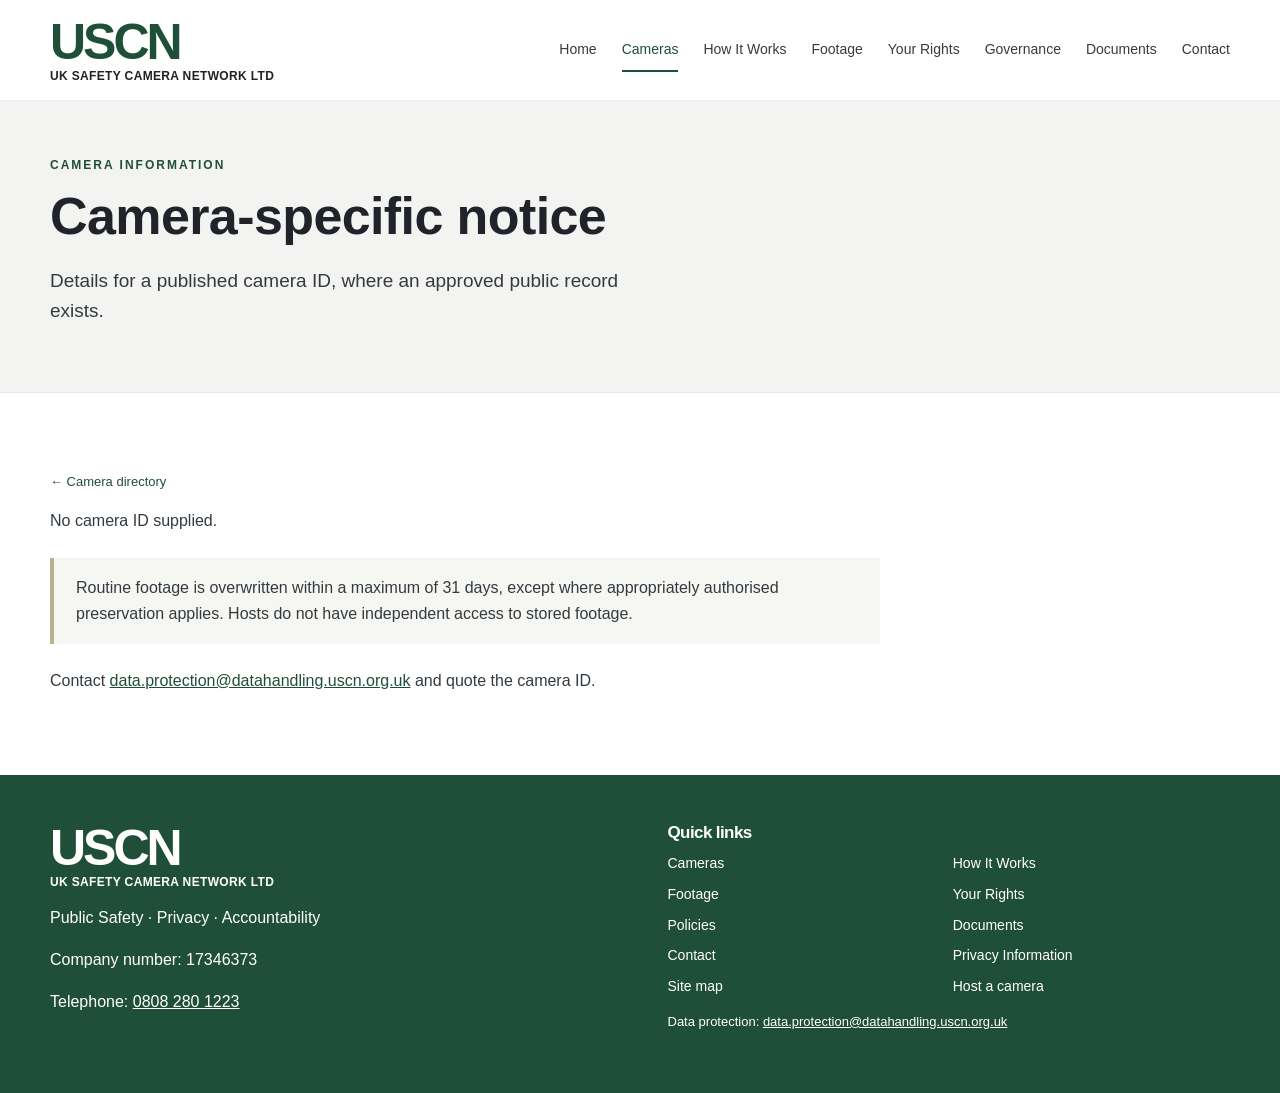
<file: cameras/view.html>
<!DOCTYPE html>

<html lang="en-GB"><head><meta charset="utf-8"/><meta content="width=device-width, initial-scale=1" name="viewport"/><meta content="USCN public CCTV transparency, privacy and accountability." name="description"/><title>Camera notice | USCN Transparency</title><link href="../assets/css/site.css" rel="stylesheet"/><script defer="" src="../assets/js/site.js"></script><link href="https://transparency.uscn.org.uk/cameras/view.html" rel="canonical"/><meta content="noindex, follow" name="robots"/></head><body><a class="fineprint" href="#main" onfocus="this.style.left='12px'" style="position:absolute;left:-9999px">Skip to content</a><header class="site-header"><div class="wrap header-inner"><a aria-label="USCN homepage" class="brand" href="../index.html"><strong>USCN</strong><small>UK SAFETY CAMERA NETWORK LTD</small></a><button aria-controls="main-nav" aria-expanded="false" class="menu-toggle" type="button">Menu ☰</button><nav aria-label="Main navigation" class="nav" id="main-nav"><a href="../index.html">Home</a><a aria-current="page" href="../cameras/">Cameras</a><a href="../how-it-works.html">How It Works</a><a href="../footage.html">Footage</a><a href="../your-rights.html">Your Rights</a><a href="../policies/">Governance</a><a href="../documents/index.html">Documents</a><a href="../contact.html">Contact</a></nav></div></header><main id="main"><div class="page-head"><div class="wrap"><p class="eyebrow">Camera information</p><h1>Camera-specific notice</h1><p class="lead">Details for a published camera ID, where an approved public record exists.</p></div></div><section class="section"><div class="wrap"><div class="content"><p class="crumb"><a href="index.html">← Camera directory</a></p><div aria-live="polite" id="camera-notice">Loading camera notice…</div><div class="notice">Routine footage is overwritten within a maximum of 31 days, except where appropriately authorised preservation applies. Hosts do not have independent access to stored footage.</div><p>Contact <a href="mailto:data.protection@datahandling.uscn.org.uk">data.protection@datahandling.uscn.org.uk</a> and quote the camera ID.</p></div></div></section><script defer="" src="../assets/js/camera-view.js"></script></main><footer class="site-footer"><div class="wrap footer-grid"><div><a class="brand" href="../index.html"><strong>USCN</strong><small>UK SAFETY CAMERA NETWORK LTD</small></a><p>Public Safety · Privacy · Accountability</p><p>Company number: 17346373</p><p>Telephone: <a href="tel:+448082801223">0808 280 1223</a></p></div><div><h3 style="color:white;font-size:17px">Quick links</h3><div class="footer-links"><a href="../cameras/">Cameras</a><a href="../how-it-works.html">How It Works</a><a href="../footage.html">Footage</a><a href="../your-rights.html">Your Rights</a><a href="../policies/">Policies</a><a href="../documents/">Documents</a><a href="../contact.html">Contact</a><a href="../your-rights.html">Privacy Information</a><a href="../sitemap.html">Site map</a><a href="../hosting.html">Host a camera</a></div><p class="fineprint">Data protection: <a href="mailto:data.protection@datahandling.uscn.org.uk">data.protection@datahandling.uscn.org.uk</a></p></div></div></footer></body></html>
</file>
<file: assets/css/site.css>
:root{--green:#204f39;--dark:#20242a;--ink:#333b40;--light:#f6f6f3;--muted:#65716a;--line:#e5e7e3;--gold:#b9b18d}*{box-sizing:border-box}html{scroll-behavior:smooth}body{margin:0;color:var(--ink);font-family:Arial,Helvetica,sans-serif;font-size:16px;line-height:1.62;background:#fff}a{color:var(--green)}a:hover{text-decoration:underline}a:focus-visible,button:focus-visible,input:focus-visible{outline:3px solid #b38b32;outline-offset:3px}.wrap{width:min(1180px,calc(100% - 48px));margin:auto}.site-header{background:white;border-bottom:1px solid #ededed}.header-inner{min-height:100px;display:flex;justify-content:space-between;align-items:center;gap:20px}.brand{text-decoration:none;color:var(--green);display:block;line-height:1}.brand strong{font-size:50px;letter-spacing:-3px;display:block}.brand small{font-size:12px;color:#222;letter-spacing:.35px;font-weight:700}.nav{display:flex;gap:25px;flex-wrap:wrap}.nav a{font-size:14px;text-decoration:none;color:#353c3a;padding:10px 0;border-bottom:2px solid transparent}.nav a[aria-current=page],.nav a:hover{border-color:var(--green);color:var(--green)}.menu-toggle{display:none;border:1px solid #d8d8d8;background:white;padding:9px 12px;font-weight:700}.hero{min-height:435px;background-image:linear-gradient(90deg,rgba(250,250,249,.98) 0%,rgba(250,250,249,.9) 30%,rgba(250,250,249,.42) 53%,transparent 73%),url('../images/camera-hero.jpg');background-position:center,center 49%;background-size:cover;display:flex;align-items:center}.hero-inner{padding:65px 0}.eyebrow{text-transform:uppercase;letter-spacing:2px;font-size:12px;font-weight:800;color:var(--green);margin:0 0 12px}h1,h2,h3{line-height:1.15;color:var(--dark);letter-spacing:-.6px}h1{font-size:clamp(38px,5vw,62px);max-width:610px;margin:0 0 18px}h2{font-size:clamp(28px,3.4vw,39px);margin:0 0 20px}h3{font-size:21px;margin:0 0 10px}.lead{font-size:19px;max-width:610px;line-height:1.55}.hero .lead{max-width:510px}.btn{display:inline-flex;gap:15px;align-items:center;background:var(--green);color:white;text-decoration:none;padding:13px 23px;border:0;border-radius:3px;font-weight:700}.btn:hover{background:#143d2a;text-decoration:none}.btn.secondary{background:white;color:var(--green);border:1px solid var(--green)}.section{padding:65px 0}.section.soft{background:var(--light)}.quicklinks{display:grid;grid-template-columns:repeat(3,1fr);gap:16px}.quicklink{display:flex;gap:20px;align-items:center;background:#f3f4f1;padding:24px 22px;color:var(--dark);text-decoration:none}.quicklink:hover{background:#e9eee8;text-decoration:none}.symbol{flex:none;display:grid;place-items:center;width:58px;height:58px;background:#e0e9dd;border-radius:50%;color:var(--green);font-size:27px}.quicklink strong{display:block}.quicklink span:last-child{font-size:14px}.purpose{display:grid;grid-template-columns:42% 58%;background:#f4f4f0}.purpose img{width:100%;height:100%;min-height:360px;object-fit:cover;object-position:center}.purpose-copy{padding:65px clamp(25px,6vw,90px);align-self:center}.info-grid{display:grid;grid-template-columns:repeat(4,1fr);gap:0}.info-grid article{padding:10px 22px;border-right:1px solid var(--line)}.info-grid article:first-child{padding-left:0}.info-grid article:last-child{border:0}.info-grid p{font-size:14px}.info-grid a{font-weight:700;text-decoration:none}.site-footer{background:var(--green);color:white;padding:48px 0}.footer-grid{display:grid;grid-template-columns:1fr 1fr;gap:55px}.site-footer a{color:white}.site-footer .brand{color:white}.site-footer .brand small{color:white}.footer-links{display:grid;grid-template-columns:repeat(2,1fr);gap:8px}.footer-links a{font-size:14px;text-decoration:none}.footer-links a:hover{text-decoration:underline}.page-head{background:#f3f4f1;padding:55px 0 48px;border-bottom:1px solid #e5e7e3}.page-head h1{font-size:clamp(36px,4.2vw,52px)}.content{max-width:830px}.content h2{font-size:27px;margin-top:38px}.content ul{padding-left:23px}.content li{margin:7px 0}.rows{display:grid;gap:0;border-top:1px solid var(--line)}.doc-row{display:grid;grid-template-columns:minmax(0,1fr) 190px;align-items:center;gap:24px;padding:24px 0;border-bottom:1px solid var(--line)}.doc-row p{margin:7px 0 0}.doc-row .code{color:var(--green);font-size:12px;letter-spacing:1.2px;font-weight:800}.doc-actions{display:grid;gap:8px;text-align:right}.doc-actions a{display:inline-block;padding:10px 14px;border:1px solid var(--green);border-radius:3px;text-decoration:none;font-weight:700;text-align:center}.doc-actions a.primary{background:var(--green);color:white}.doc-actions .unavailable{color:#68736c;font-size:13px;text-align:center}.notice{border-left:4px solid var(--gold);background:#f6f6f2;padding:17px 22px;margin:24px 0}.cards{display:grid;grid-template-columns:repeat(2,1fr);gap:16px}.card{padding:24px;background:#f6f7f4;border:1px solid #e9ece7}.card p{margin-bottom:0}.search{width:100%;padding:14px 16px;border:1px solid #a9b1a8;font-size:17px;border-radius:2px}.camera-results{margin-top:20px}.muted{color:#5b675e}.crumb{font-size:13px;margin-bottom:16px}.crumb a{text-decoration:none}.fineprint{font-size:13px}.contactbox{background:#f3f5f1;padding:26px;border-left:4px solid var(--green)}@media(max-width:900px){.header-inner{min-height:84px;flex-wrap:wrap}.brand strong{font-size:42px}.nav{gap:12px}.nav a{font-size:13px}.info-grid{grid-template-columns:repeat(2,1fr);gap:25px}.info-grid article:nth-child(2){border:0}.purpose{grid-template-columns:1fr 1fr}}@media(max-width:650px){.wrap{width:min(100% - 32px,1180px)}.header-inner{align-items:center}.menu-toggle{display:block}.nav{display:none;width:100%;flex-direction:column;gap:0;padding-bottom:16px}.nav.open{display:flex}.nav a{font-size:15px;padding:8px 0}.hero{background-image:linear-gradient(90deg,rgba(250,250,249,.94),rgba(250,250,249,.7)),url('../images/camera-hero.jpg');min-height:390px}.hero-inner{padding:45px 0}.lead{font-size:17px}.quicklinks,.cards,.info-grid{grid-template-columns:1fr}.info-grid article{padding:15px 0;border-right:0;border-bottom:1px solid var(--line)}.purpose{grid-template-columns:1fr}.purpose img{min-height:240px;height:260px}.purpose-copy{padding:35px 24px}.footer-grid{grid-template-columns:1fr;gap:25px}.doc-row{grid-template-columns:1fr;gap:12px}.doc-actions{text-align:left;grid-template-columns:1fr 1fr}.doc-actions .unavailable{grid-column:1/-1}.page-head{padding:38px 0}}
</file>
